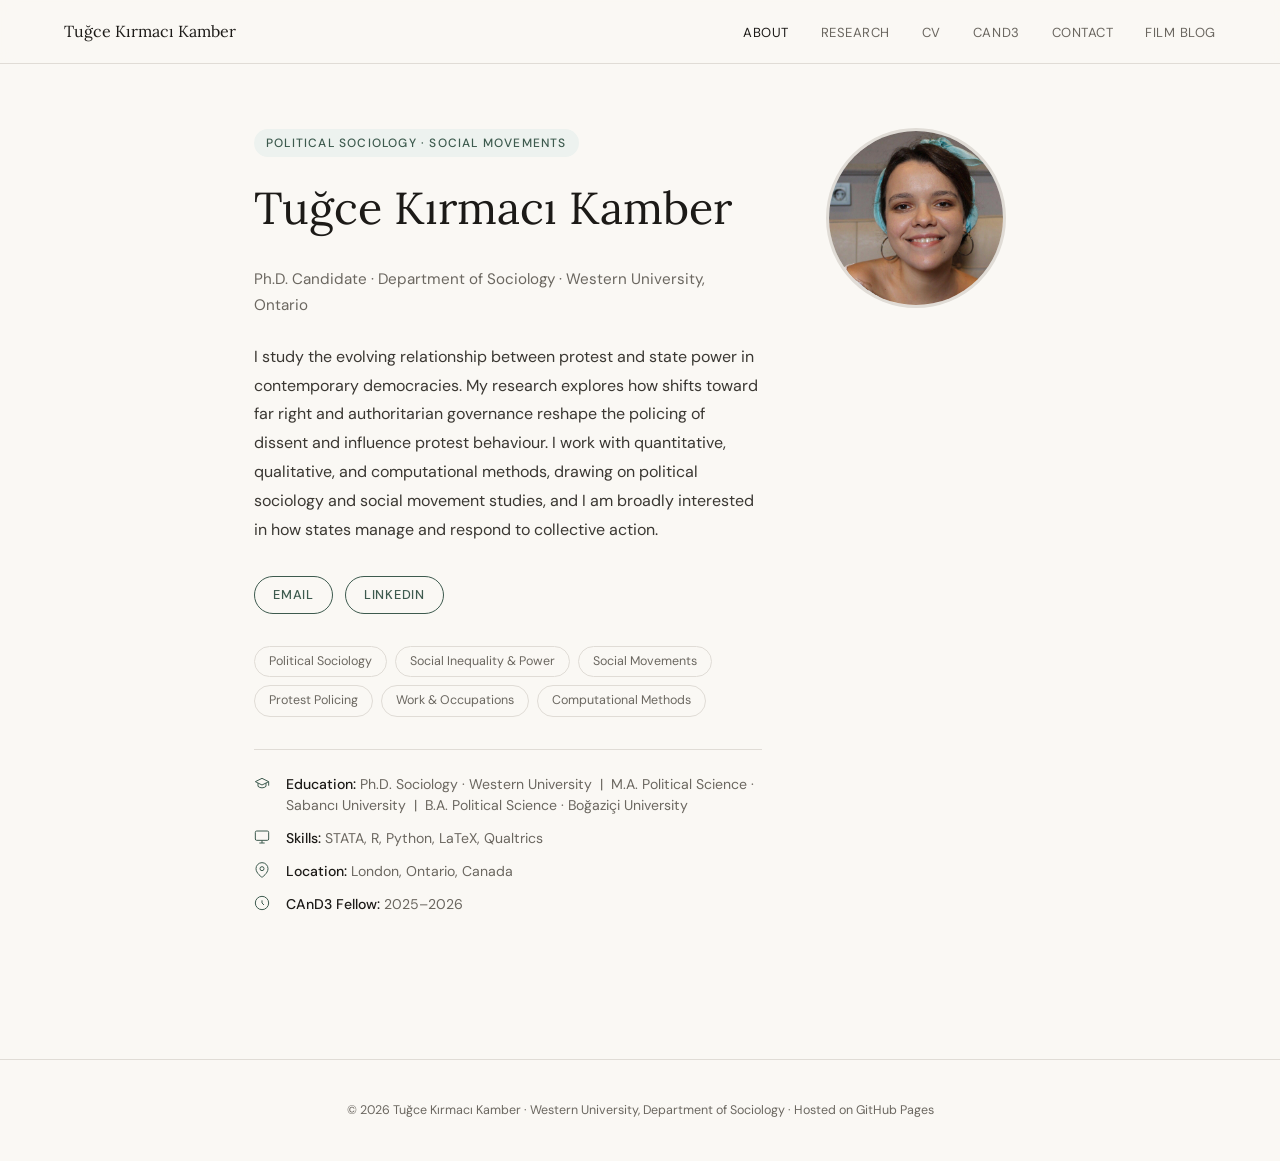
<file: index.html>
<!DOCTYPE html>
<html lang="en">
<head>
  <meta charset="UTF-8" />
  <meta name="viewport" content="width=device-width, initial-scale=1.0" />
  <title>Tuğce Kırmacı Kamber</title>
  <link rel="preconnect" href="https://fonts.googleapis.com" />
  <link rel="preconnect" href="https://fonts.gstatic.com" crossorigin />
  <link href="https://fonts.googleapis.com/css2?family=Lora:ital,wght@0,400;0,500;1,400&family=DM+Sans:wght@300;400;500&display=swap" rel="stylesheet" />
  <link rel="stylesheet" href="style.css" />
  <style>
    .about-grid {
      display: grid;
      grid-template-columns: 1fr 200px;
      gap: 4rem;
      align-items: start;
    }
    .hero-title { font-size: 0.95rem; color: var(--muted); margin-bottom: 1.5rem; }
    .hero-bio { font-size: 1rem; line-height: 1.8; color: #3a3732; margin-bottom: 2rem; }
    .hero-links { display: flex; flex-wrap: wrap; gap: 0.75rem; margin-bottom: 2rem; }
    .interests { display: flex; flex-wrap: wrap; gap: 0.5rem; margin-bottom: 2rem; }

    /* QUICK FACTS */
    .quick-facts {
      border-top: 1px solid var(--border);
      padding-top: 1.5rem;
      display: flex;
      flex-direction: column;
      gap: 0.75rem;
    }
    .fact-item {
      display: flex;
      align-items: flex-start;
      gap: 0.75rem;
      font-size: 0.88rem;
      color: var(--muted);
      line-height: 1.5;
    }
    .fact-icon {
      width: 20px;
      height: 20px;
      flex-shrink: 0;
      margin-top: 1px;
      color: var(--accent);
    }
    .fact-icon svg { width: 16px; height: 16px; stroke: var(--accent); fill: none; stroke-width: 1.5; }
    .fact-item strong { color: var(--ink); font-weight: 500; }

    /* PHOTO */
    .hero-photo {
      width: 180px; height: 180px;
      border-radius: 50%;
      background: var(--border);
      overflow: hidden;
      border: 3px solid var(--border);
      display: flex; align-items: center; justify-content: center;
    }
    .hero-photo img { width: 100%; height: 100%; object-fit: cover; }
    .hero-photo-placeholder { font-family: 'Lora', serif; font-size: 2.5rem; color: var(--muted); }

    @media (max-width: 680px) {
      .about-grid { grid-template-columns: 1fr; }
      .hero-photo { width: 120px; height: 120px; order: -1; }
    }
  </style>
</head>
<body>

  <nav>
    <a class="nav-name" href="index.html">Tuğce Kırmacı Kamber</a>
    <ul class="nav-links">
      <li><a href="index.html" class="active">About</a></li>
      <li><a href="research.html">Research</a></li>
      <li><a href="cv.html">CV</a></li>
      <li><a href="cand3.html">CAnD3</a></li>
      <li><a href="contact.html">Contact</a></li>
      <li><a href="https://substack.com/@cinemasemicolon" target="_blank">Film Blog</a></li>
    </ul>
  </nav>

  <main class="page">
    <div class="about-grid">
      <div>
        <span class="hero-tag">Political Sociology · Social Movements</span>
        <h1 class="page-title">Tuğce Kırmacı Kamber</h1>
        <p class="hero-title">Ph.D. Candidate · Department of Sociology · Western University, Ontario</p>
        <p class="hero-bio">
          I study the evolving relationship between protest and state power in contemporary democracies. My research explores how shifts toward far right and authoritarian governance reshape the policing of dissent and influence protest behaviour. I work with quantitative, qualitative, and computational methods, drawing on political sociology and social movement studies, and I am broadly interested in how states manage and respond to collective action.
        </p>
        <div class="hero-links">
          <a class="btn" href="mailto:tkirmaci@uwo.ca">Email</a>
          <a class="btn" href="https://www.linkedin.com/in/tu%C4%9F%C3%A7e-k%C4%B1rmac%C4%B1-kamber-12a032148/" target="_blank">LinkedIn</a>
        </div>
        <div class="interests">
          <span class="interest-tag">Political Sociology</span>
          <span class="interest-tag">Social Inequality &amp; Power</span>
          <span class="interest-tag">Social Movements</span>
          <span class="interest-tag">Protest Policing</span>
          <span class="interest-tag">Work &amp; Occupations</span>
          <span class="interest-tag">Computational Methods</span>
        </div>

        <!-- QUICK FACTS -->
        <div class="quick-facts">
          <div class="fact-item">
            <span class="fact-icon">
              <svg viewBox="0 0 24 24"><path d="M22 10v6M2 10l10-5 10 5-10 5z"/><path d="M6 12v5c3 3 9 3 12 0v-5"/></svg>
            </span>
            <span><strong>Education:</strong> Ph.D. Sociology · Western University &nbsp;|&nbsp; M.A. Political Science · Sabancı University &nbsp;|&nbsp; B.A. Political Science · Boğaziçi University</span>
          </div>
          <div class="fact-item">
            <span class="fact-icon">
              <svg viewBox="0 0 24 24"><rect x="2" y="3" width="20" height="14" rx="2"/><path d="M8 21h8M12 17v4"/></svg>
            </span>
            <span><strong>Skills:</strong> STATA, R, Python, LaTeX, Qualtrics</span>
          </div>
          <div class="fact-item">
            <span class="fact-icon">
              <svg viewBox="0 0 24 24"><path d="M21 10c0 7-9 13-9 13s-9-6-9-13a9 9 0 0118 0z"/><circle cx="12" cy="10" r="3"/></svg>
            </span>
            <span><strong>Location:</strong> London, Ontario, Canada</span>
          </div>
          <div class="fact-item">
            <span class="fact-icon">
              <svg viewBox="0 0 24 24"><circle cx="12" cy="12" r="10"/><path d="M12 8v4l3 3"/></svg>
            </span>
            <span><strong>CAnD3 Fellow:</strong> 2025–2026</span>
          </div>
        </div>

      </div>
      <div>
        <div class="hero-photo">
          <img src="profile.jpg" alt="Tuğce Kırmacı Kamber" />
        </div>
      </div>
    </div>
  </main>

  <footer>
    <p>© 2026 Tuğce Kırmacı Kamber · Western University, Department of Sociology · Hosted on GitHub Pages</p>
  </footer>

</body>
</html>
</file>
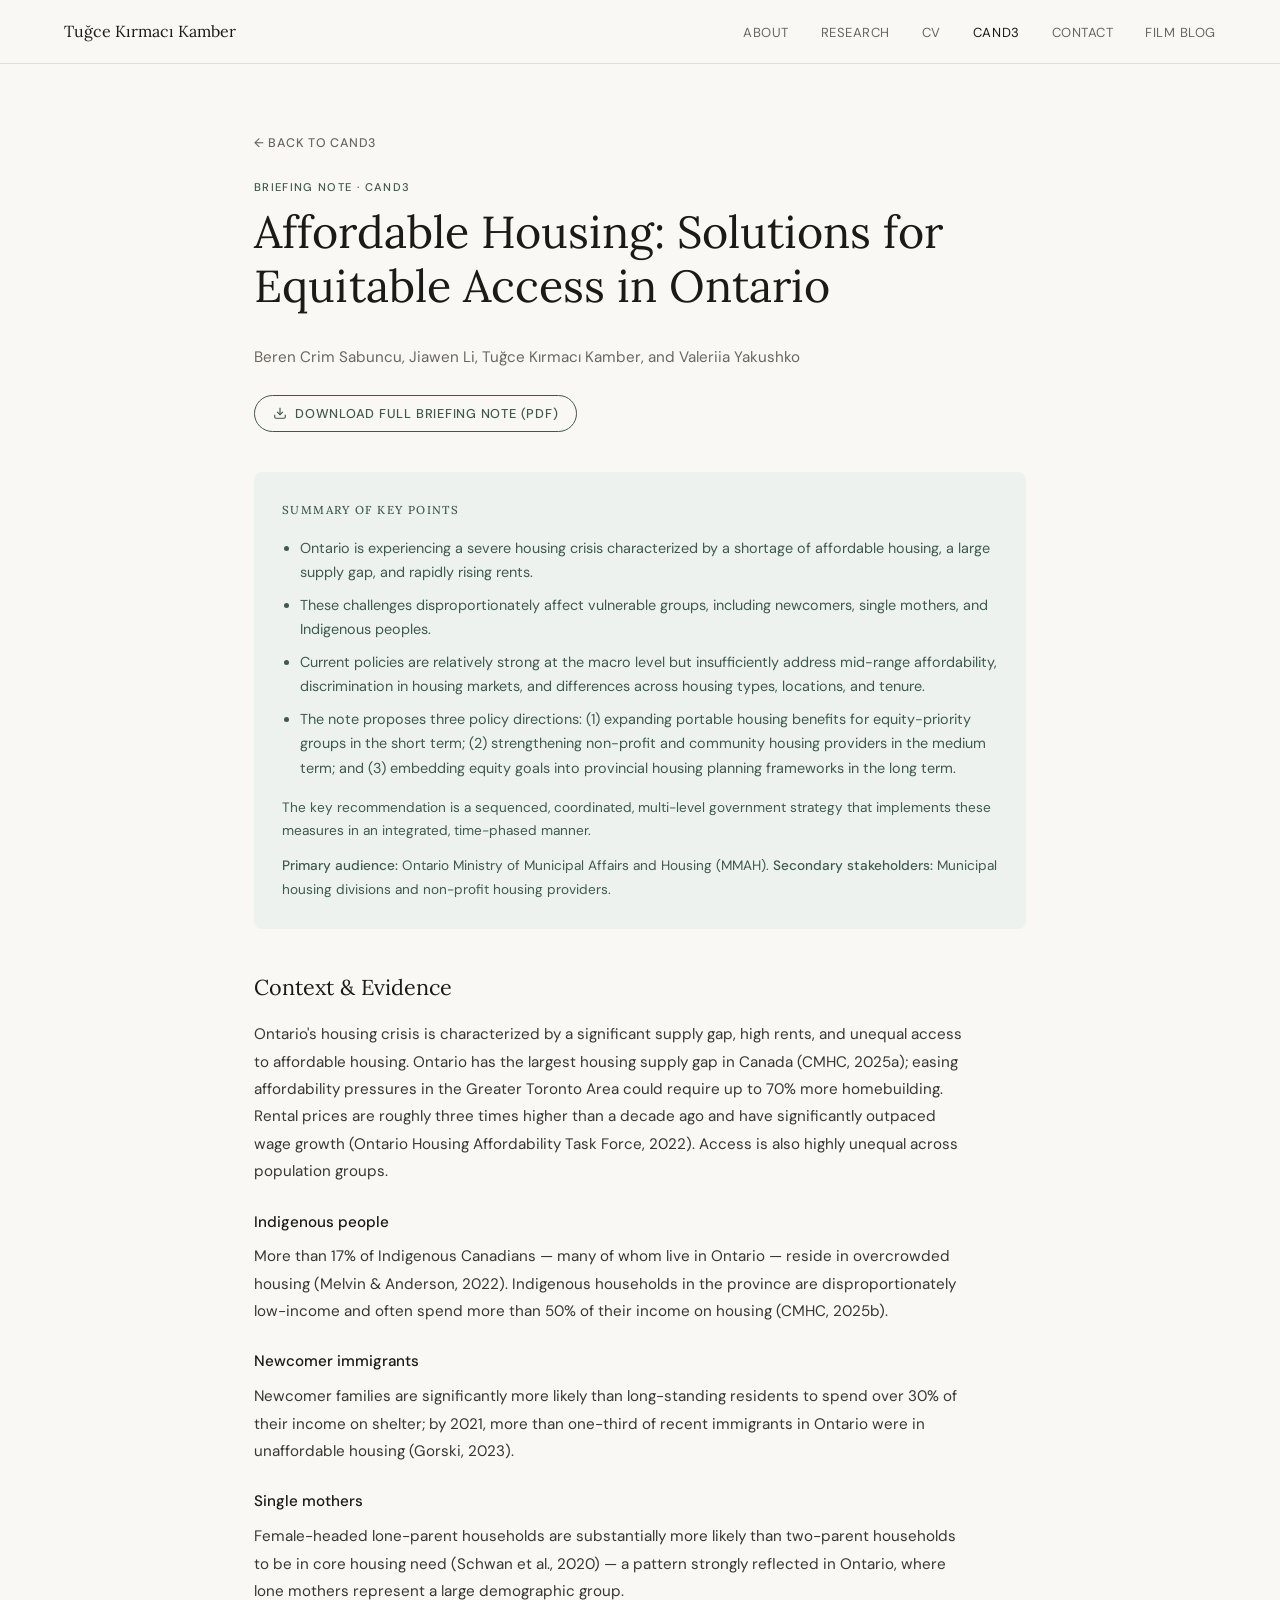
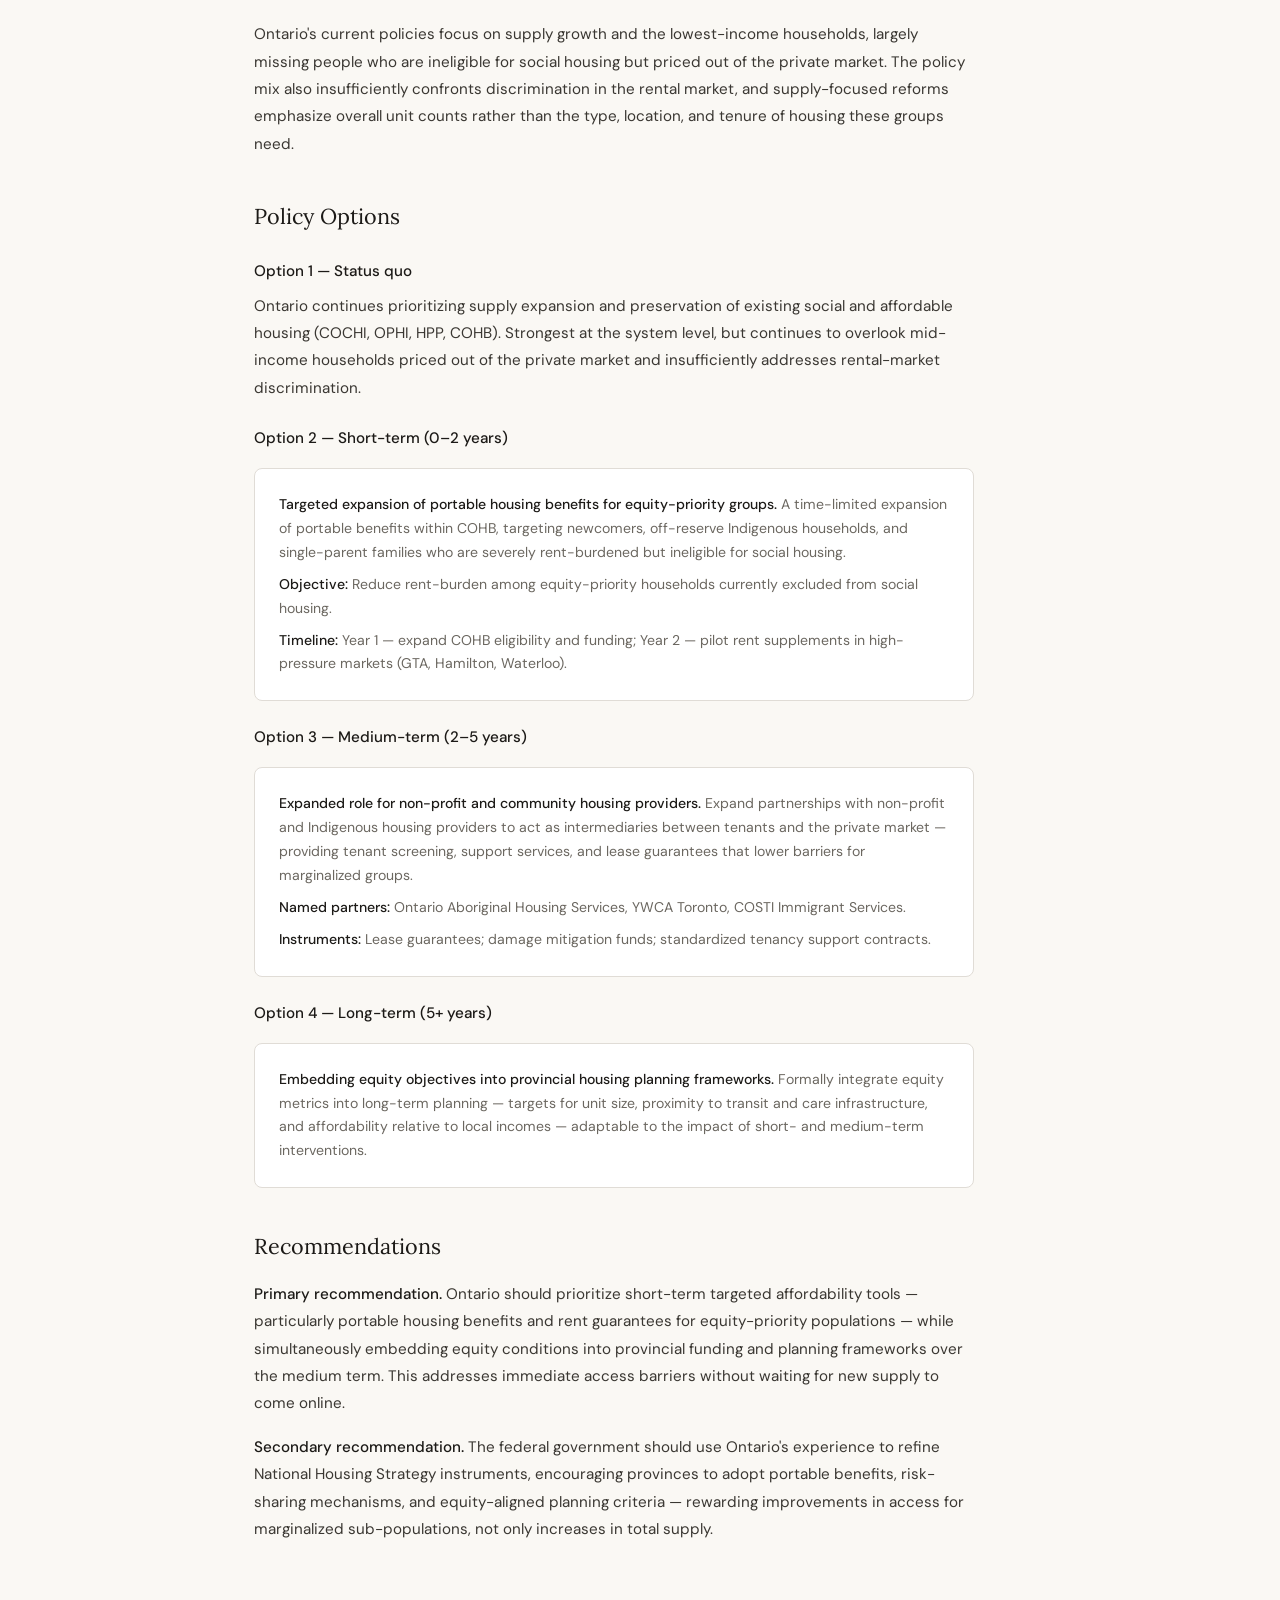
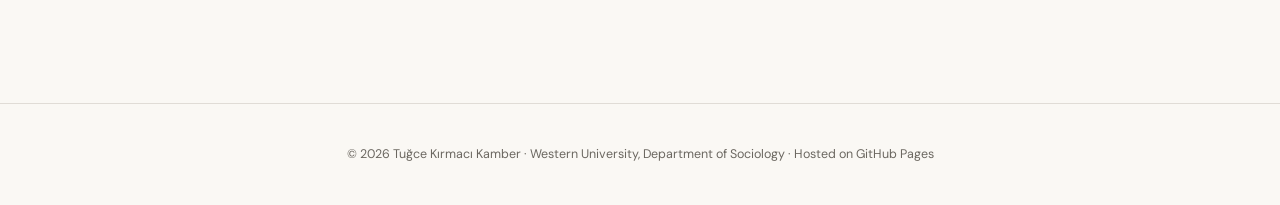
<file: affordable-housing.html>
<!DOCTYPE html>
<html lang="en">
<head>
  <meta charset="UTF-8" />
  <meta name="viewport" content="width=device-width, initial-scale=1.0" />
  <title>Affordable Housing Briefing Note · Tuğce Kırmacı Kamber</title>
  <link rel="preconnect" href="https://fonts.googleapis.com" />
  <link rel="preconnect" href="https://fonts.gstatic.com" crossorigin />
  <link href="https://fonts.googleapis.com/css2?family=Lora:ital,wght@0,400;0,500;1,400&family=DM+Sans:wght@300;400;500&display=swap" rel="stylesheet" />
  <link rel="stylesheet" href="style.css" />
  <style>
    .back-link {
      display: inline-flex;
      align-items: center;
      gap: 0.4rem;
      font-size: 0.78rem;
      font-weight: 500;
      letter-spacing: 0.06em;
      text-transform: uppercase;
      color: var(--muted);
      text-decoration: none;
      margin-bottom: 1.5rem;
    }
    .back-link:hover { color: var(--accent); }

    .talk-meta { font-size: 0.95rem; color: var(--muted); margin-bottom: 1.5rem; }
    .talk-buttons { display: flex; flex-wrap: wrap; gap: 0.75rem; margin-bottom: 2.5rem; }

    /* SUMMARY BOX */
    .summary-box {
      background: var(--accent-light);
      border-radius: 8px;
      padding: 1.75rem;
      margin-bottom: 2.5rem;
    }
    .summary-box h2 {
      font-size: 0.72rem;
      font-weight: 500;
      letter-spacing: 0.12em;
      text-transform: uppercase;
      color: var(--accent);
      margin-bottom: 1rem;
    }
    .summary-box ul { margin: 0 0 1rem 1.1rem; }
    .summary-box li { font-size: 0.9rem; color: var(--accent); line-height: 1.7; margin-bottom: 0.5rem; }
    .summary-box p { font-size: 0.85rem; color: var(--accent); line-height: 1.7; }
    .summary-box strong { font-weight: 500; }

    /* BODY CONTENT */
    .brief-body { max-width: 720px; }
    .brief-body h2 {
      font-family: 'Lora', serif;
      font-size: 1.35rem;
      font-weight: 400;
      margin: 2.5rem 0 1rem;
      color: var(--ink);
    }
    .brief-body h3 {
      font-size: 0.95rem;
      font-weight: 500;
      margin: 1.5rem 0 0.5rem;
      color: var(--ink);
    }
    .brief-body p {
      font-size: 0.95rem;
      color: #3a3732;
      line-height: 1.8;
      margin-bottom: 1rem;
    }
    .brief-body strong { font-weight: 500; color: var(--ink); }

    /* OPTION CARD */
    .option-card {
      background: #fff;
      border: 1px solid var(--border);
      border-radius: 8px;
      padding: 1.5rem;
      margin: 1rem 0 1.5rem;
    }
    .option-card p { font-size: 0.88rem; color: var(--muted); line-height: 1.7; margin-bottom: 0.5rem; }
    .option-card p:last-child { margin-bottom: 0; }
    .option-card strong { color: var(--ink); font-weight: 500; }
  </style>
</head>
<body>

  <nav>
    <a class="nav-name" href="index.html">Tuğce Kırmacı Kamber</a>
    <ul class="nav-links">
      <li><a href="index.html">About</a></li>
      <li><a href="research.html">Research</a></li>
      <li><a href="cv.html">CV</a></li>
      <li><a href="cand3.html" class="active">CAnD3</a></li>
      <li><a href="contact.html">Contact</a></li>
      <li><a href="https://substack.com/@cinemasemicolon" target="_blank">Film Blog</a></li>
    </ul>
  </nav>

  <main class="page">
    <a class="back-link" href="cand3.html">← Back to CAnD3</a>

    <p class="section-label">Briefing Note · CAnD3</p>
    <h1 class="page-title">Affordable Housing: Solutions for Equitable Access in Ontario</h1>
    <p class="talk-meta">Beren Crim Sabuncu, Jiawen Li, Tuğce Kırmacı Kamber, and Valeriia Yakushko</p>

    <div class="talk-buttons">
      <a class="btn" href="affordable-housing-brief.pdf" target="_blank">
        <svg width="14" height="14" viewBox="0 0 24 24" fill="none" stroke="currentColor" stroke-width="2"><path d="M21 15v4a2 2 0 01-2 2H5a2 2 0 01-2-2v-4"/><polyline points="7 10 12 15 17 10"/><line x1="12" y1="15" x2="12" y2="3"/></svg>
        Download Full Briefing Note (PDF)
      </a>
    </div>

    <!-- SUMMARY -->
    <div class="summary-box">
      <h2>Summary of Key Points</h2>
      <ul>
        <li>Ontario is experiencing a severe housing crisis characterized by a shortage of affordable housing, a large supply gap, and rapidly rising rents.</li>
        <li>These challenges disproportionately affect vulnerable groups, including newcomers, single mothers, and Indigenous peoples.</li>
        <li>Current policies are relatively strong at the macro level but insufficiently address mid-range affordability, discrimination in housing markets, and differences across housing types, locations, and tenure.</li>
        <li>The note proposes three policy directions: (1) expanding portable housing benefits for equity-priority groups in the short term; (2) strengthening non-profit and community housing providers in the medium term; and (3) embedding equity goals into provincial housing planning frameworks in the long term.</li>
      </ul>
      <p style="margin-bottom: 0.75rem;">The key recommendation is a sequenced, coordinated, multi-level government strategy that implements these measures in an integrated, time-phased manner.</p>
      <p><strong>Primary audience:</strong> Ontario Ministry of Municipal Affairs and Housing (MMAH). <strong>Secondary stakeholders:</strong> Municipal housing divisions and non-profit housing providers.</p>
    </div>

    <!-- BODY -->
    <div class="brief-body">

      <h2>Context &amp; Evidence</h2>
      <p>Ontario's housing crisis is characterized by a significant supply gap, high rents, and unequal access to affordable housing. Ontario has the largest housing supply gap in Canada (CMHC, 2025a); easing affordability pressures in the Greater Toronto Area could require up to 70% more homebuilding. Rental prices are roughly three times higher than a decade ago and have significantly outpaced wage growth (Ontario Housing Affordability Task Force, 2022). Access is also highly unequal across population groups.</p>

      <h3>Indigenous people</h3>
      <p>More than 17% of Indigenous Canadians — many of whom live in Ontario — reside in overcrowded housing (Melvin &amp; Anderson, 2022). Indigenous households in the province are disproportionately low-income and often spend more than 50% of their income on housing (CMHC, 2025b).</p>

      <h3>Newcomer immigrants</h3>
      <p>Newcomer families are significantly more likely than long-standing residents to spend over 30% of their income on shelter; by 2021, more than one-third of recent immigrants in Ontario were in unaffordable housing (Gorski, 2023).</p>

      <h3>Single mothers</h3>
      <p>Female-headed lone-parent households are substantially more likely than two-parent households to be in core housing need (Schwan et al., 2020) — a pattern strongly reflected in Ontario, where lone mothers represent a large demographic group.</p>

      <p>Ontario's current policies focus on supply growth and the lowest-income households, largely missing people who are ineligible for social housing but priced out of the private market. The policy mix also insufficiently confronts discrimination in the rental market, and supply-focused reforms emphasize overall unit counts rather than the type, location, and tenure of housing these groups need.</p>

      <h2>Policy Options</h2>

      <h3>Option 1 — Status quo</h3>
      <p>Ontario continues prioritizing supply expansion and preservation of existing social and affordable housing (COCHI, OPHI, HPP, COHB). Strongest at the system level, but continues to overlook mid-income households priced out of the private market and insufficiently addresses rental-market discrimination.</p>

      <h3>Option 2 — Short-term (0–2 years)</h3>
      <div class="option-card">
        <p><strong>Targeted expansion of portable housing benefits for equity-priority groups.</strong> A time-limited expansion of portable benefits within COHB, targeting newcomers, off-reserve Indigenous households, and single-parent families who are severely rent-burdened but ineligible for social housing.</p>
        <p><strong>Objective:</strong> Reduce rent-burden among equity-priority households currently excluded from social housing.</p>
        <p><strong>Timeline:</strong> Year 1 — expand COHB eligibility and funding; Year 2 — pilot rent supplements in high-pressure markets (GTA, Hamilton, Waterloo).</p>
      </div>

      <h3>Option 3 — Medium-term (2–5 years)</h3>
      <div class="option-card">
        <p><strong>Expanded role for non-profit and community housing providers.</strong> Expand partnerships with non-profit and Indigenous housing providers to act as intermediaries between tenants and the private market — providing tenant screening, support services, and lease guarantees that lower barriers for marginalized groups.</p>
        <p><strong>Named partners:</strong> Ontario Aboriginal Housing Services, YWCA Toronto, COSTI Immigrant Services.</p>
        <p><strong>Instruments:</strong> Lease guarantees; damage mitigation funds; standardized tenancy support contracts.</p>
      </div>

      <h3>Option 4 — Long-term (5+ years)</h3>
      <div class="option-card">
        <p><strong>Embedding equity objectives into provincial housing planning frameworks.</strong> Formally integrate equity metrics into long-term planning — targets for unit size, proximity to transit and care infrastructure, and affordability relative to local incomes — adaptable to the impact of short- and medium-term interventions.</p>
      </div>

      <h2>Recommendations</h2>
      <p><strong>Primary recommendation.</strong> Ontario should prioritize short-term targeted affordability tools — particularly portable housing benefits and rent guarantees for equity-priority populations — while simultaneously embedding equity conditions into provincial funding and planning frameworks over the medium term. This addresses immediate access barriers without waiting for new supply to come online.</p>
      <p><strong>Secondary recommendation.</strong> The federal government should use Ontario's experience to refine National Housing Strategy instruments, encouraging provinces to adopt portable benefits, risk-sharing mechanisms, and equity-aligned planning criteria — rewarding improvements in access for marginalized sub-populations, not only increases in total supply.</p>

    </div>

  </main>

  <footer>
    <p>© 2026 Tuğce Kırmacı Kamber · Western University, Department of Sociology · Hosted on GitHub Pages</p>
  </footer>

</body>
</html>
</file>
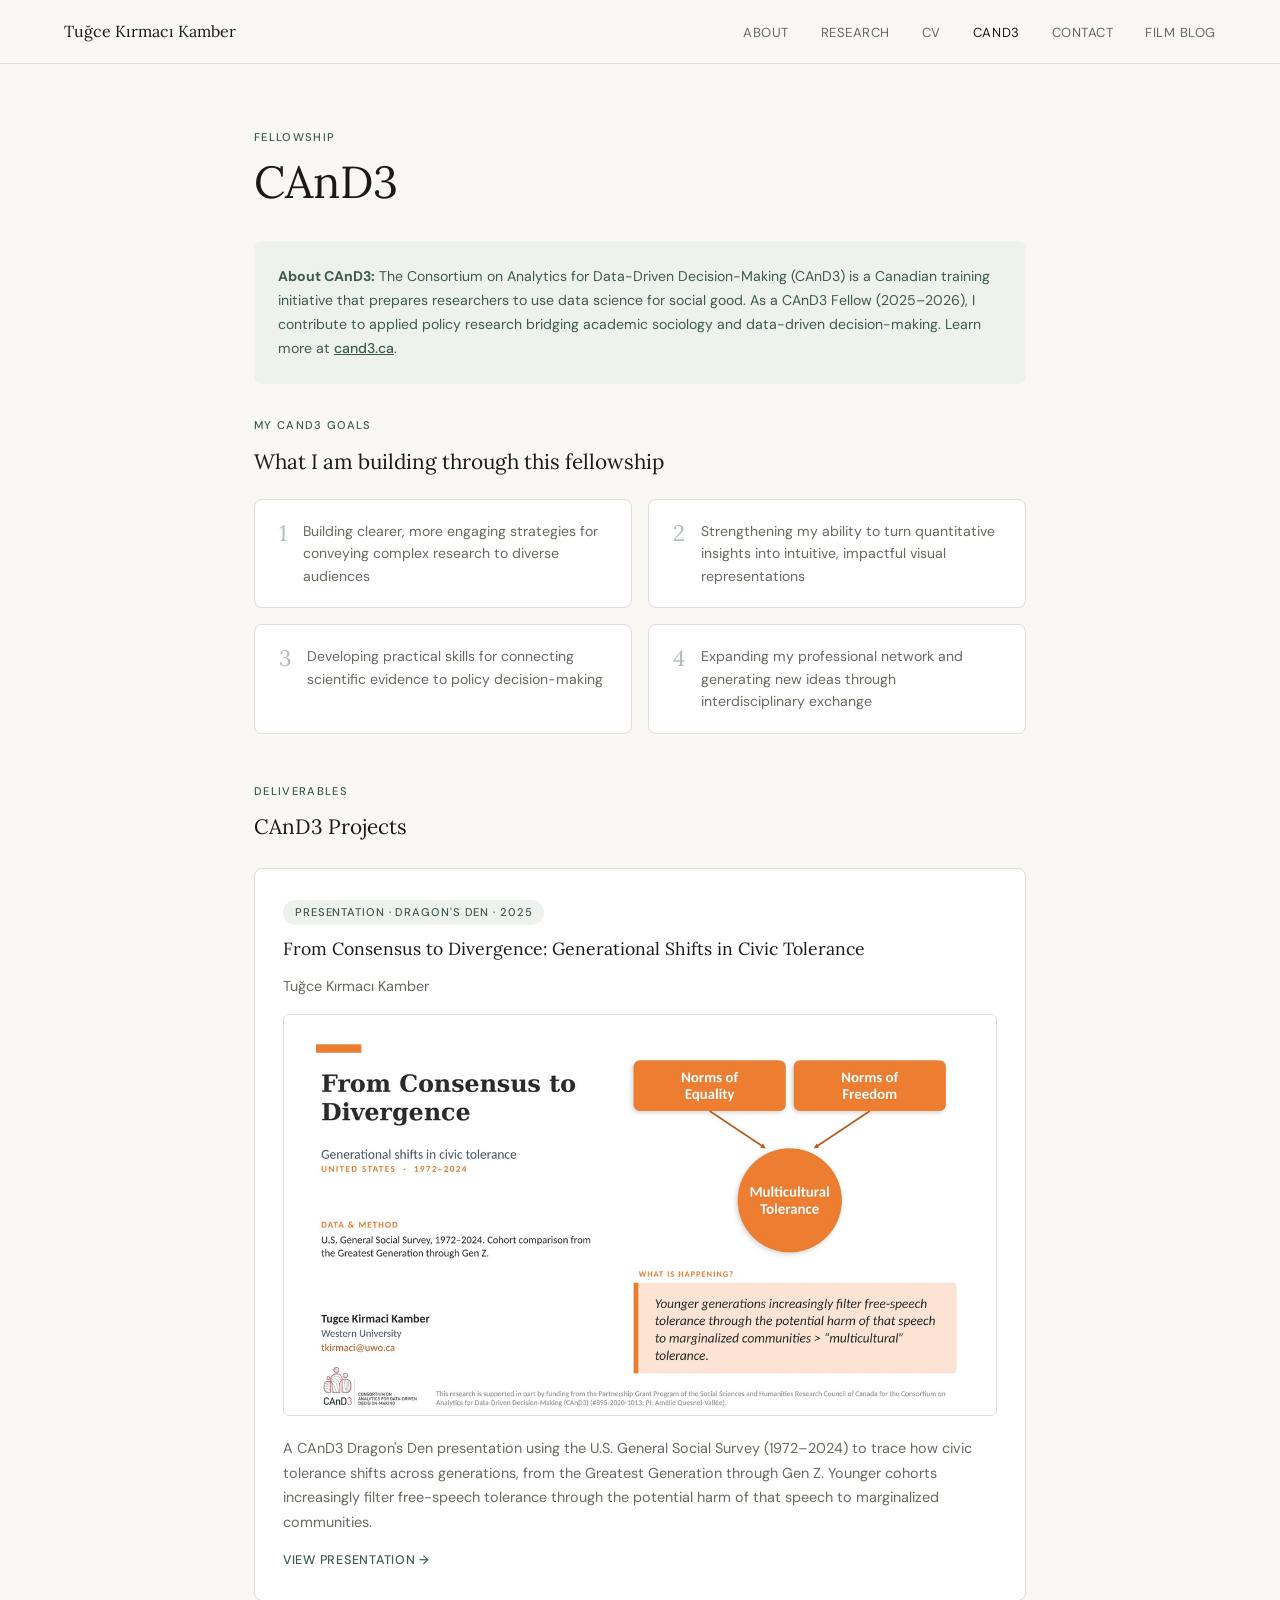
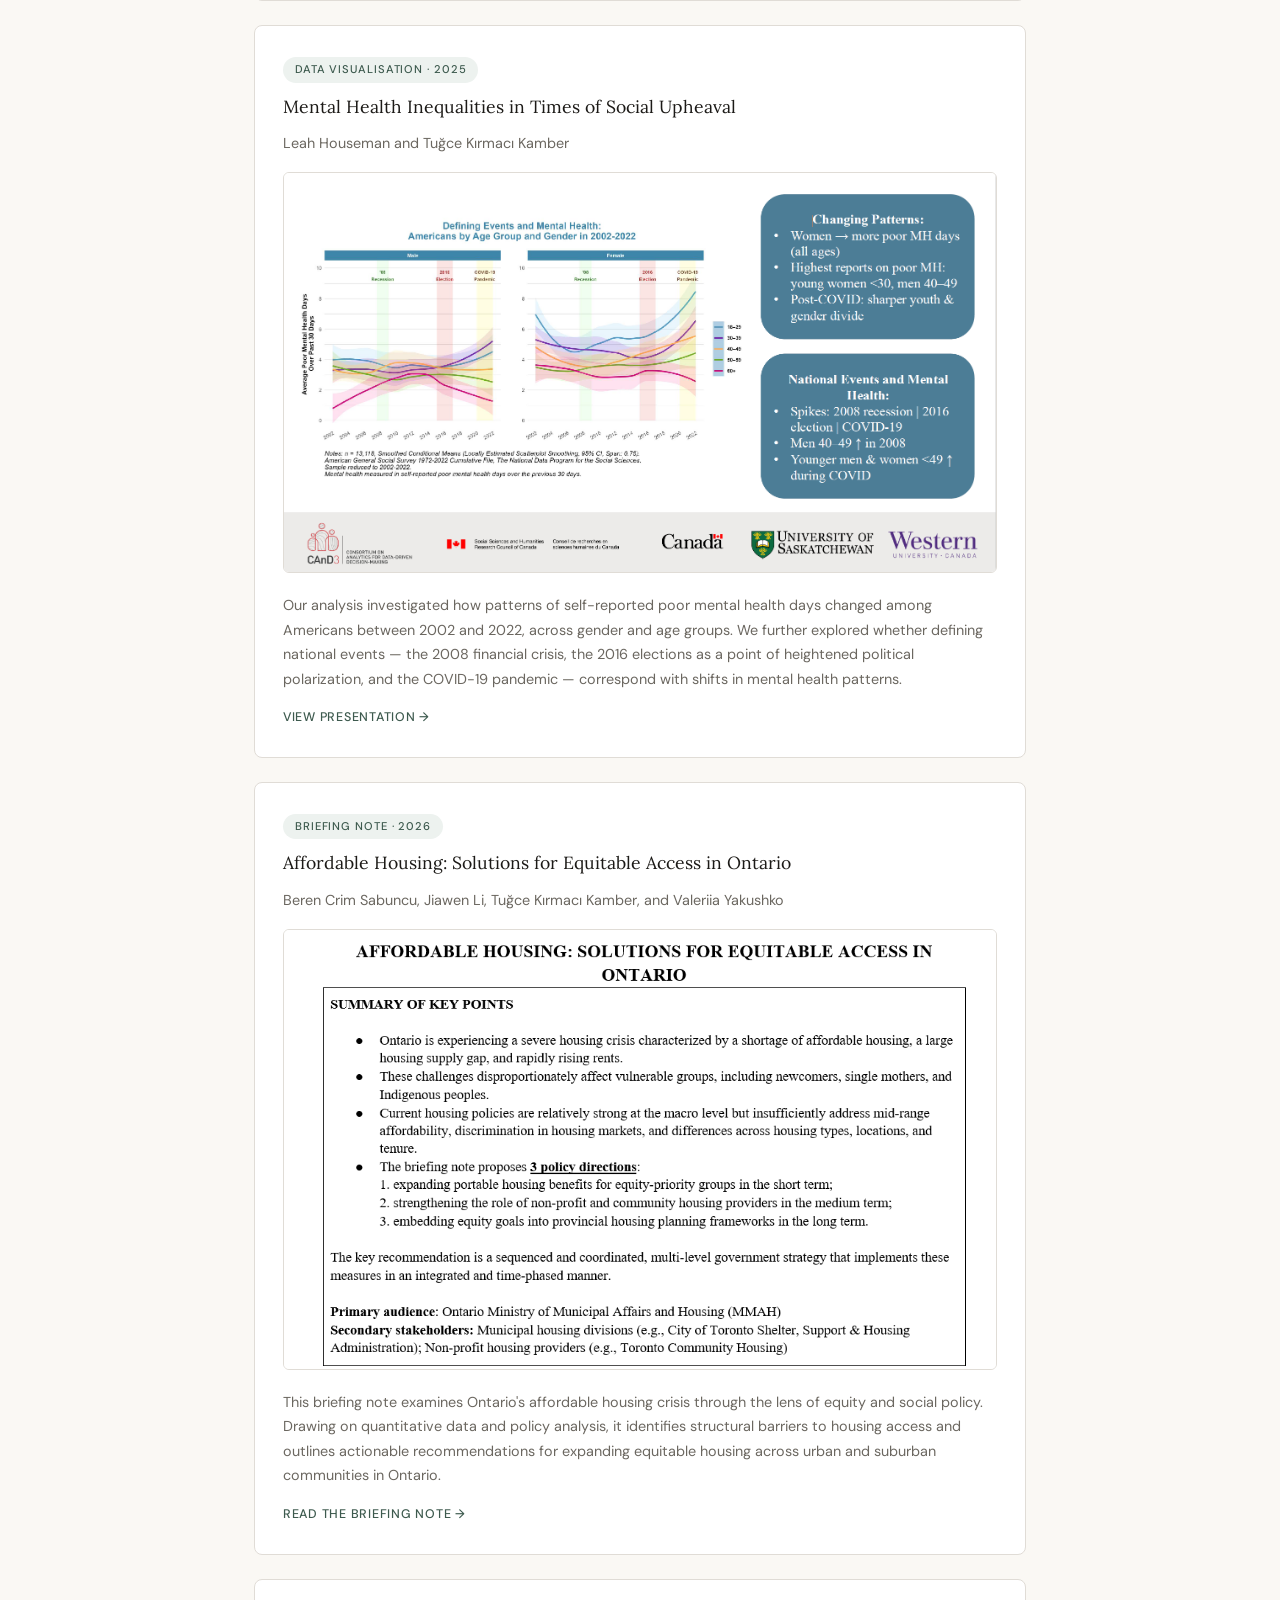
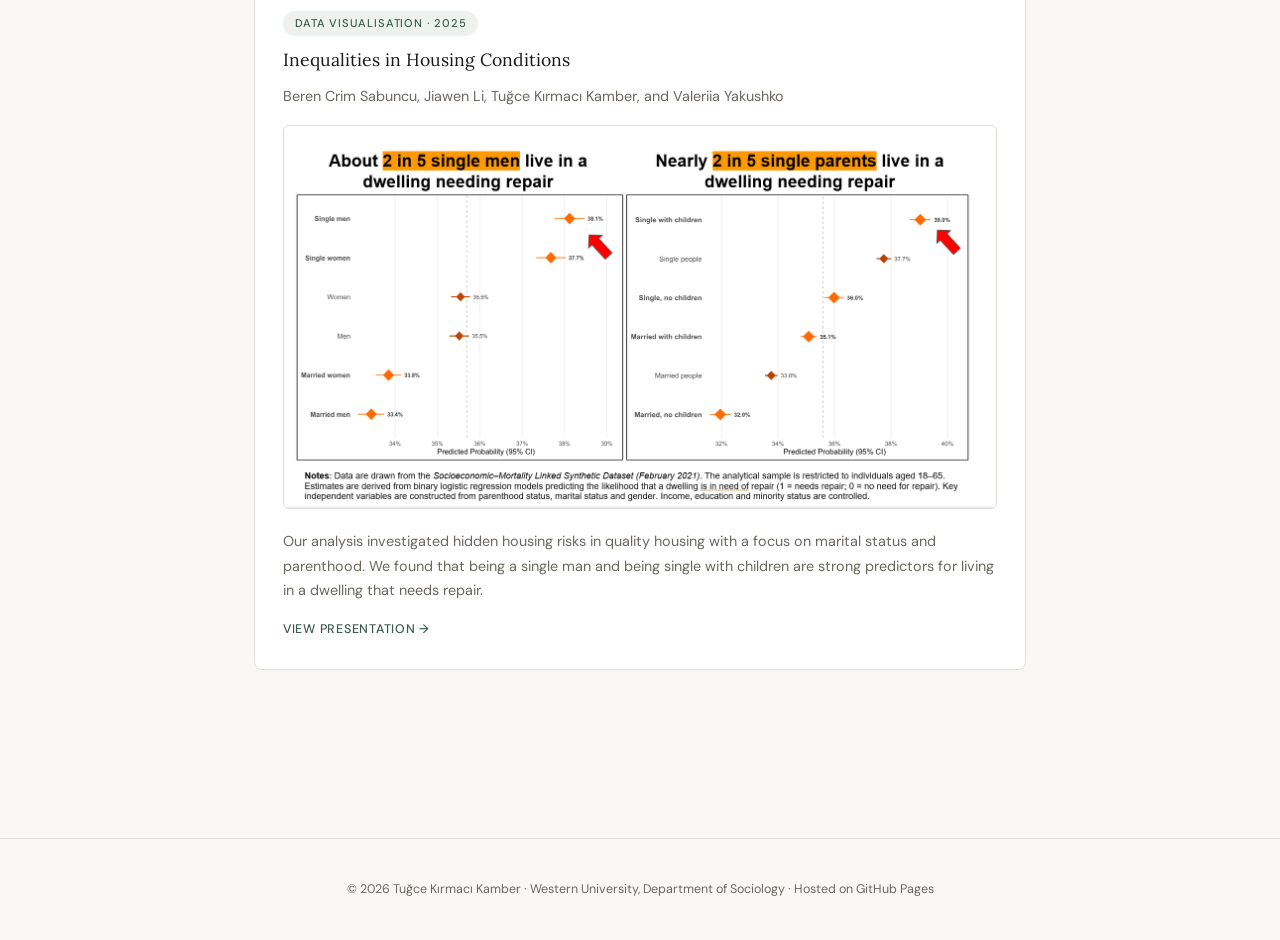
<file: cand3.html>
<!DOCTYPE html>
<html lang="en">
<head>
  <meta charset="UTF-8" />
  <meta name="viewport" content="width=device-width, initial-scale=1.0" />
  <title>CAnD3 · Tuğce Kırmacı Kamber</title>
  <link rel="preconnect" href="https://fonts.googleapis.com" />
  <link rel="preconnect" href="https://fonts.gstatic.com" crossorigin />
  <link href="https://fonts.googleapis.com/css2?family=Lora:ital,wght@0,400;0,500;1,400&family=DM+Sans:wght@300;400;500&display=swap" rel="stylesheet" />
  <link rel="stylesheet" href="style.css" />
  <style>
    .cand3-badge {
      display: inline-block;
      font-size: 0.7rem;
      font-weight: 500;
      letter-spacing: 0.08em;
      text-transform: uppercase;
      color: var(--accent);
      background: var(--accent-light);
      padding: 3px 12px;
      border-radius: 100px;
      margin-bottom: 0.75rem;
    }
    .cand3-card {
      background: #fff;
      border: 1px solid var(--border);
      border-radius: 8px;
      padding: 1.75rem;
      margin-bottom: 1.5rem;
      transition: border-color 0.2s;
    }
    .cand3-card:hover { border-color: var(--accent); }
    .cand3-card h3 {
      font-family: 'Lora', serif;
      font-size: 1.1rem;
      font-weight: 400;
      margin-bottom: 0.75rem;
      line-height: 1.4;
    }
    .cand3-card p { font-size: 0.9rem; color: var(--muted); line-height: 1.7; }
    .authors { font-size: 0.8rem; color: var(--muted); margin-bottom: 0.75rem; }

    /* ABOUT CAND3 BOX */
    .cand3-about {
      background: var(--accent-light);
      border-radius: 8px;
      padding: 1.5rem;
      margin-bottom: 1.5rem;
      font-size: 0.88rem;
      color: var(--accent);
      line-height: 1.7;
    }
    .cand3-about a { color: var(--accent); font-weight: 500; }

    /* GOALS SECTION */
    .goals-label {
      font-size: 0.7rem;
      font-weight: 500;
      letter-spacing: 0.12em;
      text-transform: uppercase;
      color: var(--accent);
      margin-bottom: 0.5rem;
      margin-top: 2rem;
    }
    .goals-title {
      font-family: 'Lora', serif;
      font-size: 1.3rem;
      font-weight: 400;
      margin-bottom: 1.25rem;
      color: var(--ink);
    }
    .goals-grid {
      display: grid;
      grid-template-columns: 1fr 1fr;
      gap: 1rem;
      margin-bottom: 3rem;
    }
    .goal-card {
      background: #fff;
      border: 1px solid var(--border);
      border-radius: 8px;
      padding: 1.25rem 1.5rem;
      display: flex;
      gap: 1rem;
      align-items: flex-start;
      transition: border-color 0.2s;
    }
    .goal-card:hover { border-color: var(--accent); }
    .goal-number {
      font-family: 'Lora', serif;
      font-size: 1.4rem;
      font-weight: 400;
      color: var(--accent);
      opacity: 0.4;
      line-height: 1;
      flex-shrink: 0;
      padding-top: 2px;
    }
    .goal-card p { font-size: 0.88rem; color: var(--muted); line-height: 1.6; }

    /* PROJECTS LABEL */
    .projects-label {
      font-size: 0.7rem;
      font-weight: 500;
      letter-spacing: 0.12em;
      text-transform: uppercase;
      color: var(--accent);
      margin-bottom: 0.5rem;
    }
    .projects-title {
      font-family: 'Lora', serif;
      font-size: 1.3rem;
      font-weight: 400;
      margin-bottom: 1.5rem;
      color: var(--ink);
    }

    /* IMAGE STYLING */
    .card-image {
      display: block;
      width: 100%;
      height: auto;
      border-radius: 6px;
      border: 1px solid var(--border);
      margin: 1rem 0 1.25rem;
    }

    @media (max-width: 680px) {
      .goals-grid { grid-template-columns: 1fr; }
    }
  </style>
</head>
<body>

  <nav>
    <a class="nav-name" href="index.html">Tuğce Kırmacı Kamber</a>
    <ul class="nav-links">
      <li><a href="index.html">About</a></li>
      <li><a href="research.html">Research</a></li>
      <li><a href="cv.html">CV</a></li>
      <li><a href="cand3.html" class="active">CAnD3</a></li>
      <li><a href="contact.html">Contact</a></li>
      <li><a href="https://substack.com/@cinemasemicolon" target="_blank">Film Blog</a></li>
    </ul>
  </nav>

  <main class="page">
    <p class="section-label">Fellowship</p>
    <h1 class="page-title">CAnD3</h1>

    <!-- ABOUT CAND3 -->
    <div class="cand3-about">
      <strong>About CAnD3:</strong> The Consortium on Analytics for Data-Driven Decision-Making (CAnD3) is a Canadian training initiative that prepares researchers to use data science for social good. As a CAnD3 Fellow (2025–2026), I contribute to applied policy research bridging academic sociology and data-driven decision-making.
      Learn more at <a href="https://www.mcgill.ca/cand3/" target="_blank">cand3.ca</a>.
    </div>

    <!-- MY CAND3 GOALS -->
    <p class="goals-label">My CAnD3 Goals</p>
    <h2 class="goals-title">What I am building through this fellowship</h2>
    <div class="goals-grid">
      <div class="goal-card">
        <span class="goal-number">1</span>
        <p>Building clearer, more engaging strategies for conveying complex research to diverse audiences</p>
      </div>
      <div class="goal-card">
        <span class="goal-number">2</span>
        <p>Strengthening my ability to turn quantitative insights into intuitive, impactful visual representations</p>
      </div>
      <div class="goal-card">
        <span class="goal-number">3</span>
        <p>Developing practical skills for connecting scientific evidence to policy decision-making</p>
      </div>
      <div class="goal-card">
        <span class="goal-number">4</span>
        <p>Expanding my professional network and generating new ideas through interdisciplinary exchange</p>
      </div>
    </div>

    <!-- PROJECTS -->
    <p class="projects-label">Deliverables</p>
    <h2 class="projects-title">CAnD3 Projects</h2>

    <div class="cand3-card">
      <span class="cand3-badge">Presentation · Dragon's Den · 2025</span>
      <h3>From Consensus to Divergence: Generational Shifts in Civic Tolerance</h3>
      <p class="authors">Tuğce Kırmacı Kamber</p>
      <a href="civic-tolerance.html"><img src="dragonsden-thumbnail.png" alt="From Consensus to Divergence presentation" class="card-image" /></a>
      <p>A CAnD3 Dragon's Den presentation using the U.S. General Social Survey (1972–2024) to trace how civic tolerance shifts across generations, from the Greatest Generation through Gen Z. Younger cohorts increasingly filter free-speech tolerance through the potential harm of that speech to marginalized communities.</p>
      <a class="card-link" href="civic-tolerance.html">View presentation →</a>
    </div>

    <div class="cand3-card">
      <span class="cand3-badge">Data Visualisation · 2025</span>
      <h3>Mental Health Inequalities in Times of Social Upheaval</h3>
      <p class="authors">Leah Houseman and Tuğce Kırmacı Kamber</p>
      <a href="mental-health.html"><img src="CAnD3-datavisualisation.png" alt="Mental Health Inequalities Data Visualisation" class="card-image" /></a>
      <p>Our analysis investigated how patterns of self-reported poor mental health days changed among Americans between 2002 and 2022, across gender and age groups. We further explored whether defining national events — the 2008 financial crisis, the 2016 elections as a point of heightened political polarization, and the COVID-19 pandemic — correspond with shifts in mental health patterns.</p>
      <a class="card-link" href="mental-health.html">View presentation →</a>
    </div>

    <div class="cand3-card">
      <span class="cand3-badge">Briefing Note · 2026</span>
      <h3>Affordable Housing: Solutions for Equitable Access in Ontario</h3>
      <p class="authors">Beren Crim Sabuncu, Jiawen Li, Tuğce Kırmacı Kamber, and Valeriia Yakushko</p>
      <a href="affordable-housing.html"><img src="cand3-briefingnote2.png" alt="Affordable Housing Briefing Note" class="card-image" /></a>
      <p>This briefing note examines Ontario's affordable housing crisis through the lens of equity and social policy. Drawing on quantitative data and policy analysis, it identifies structural barriers to housing access and outlines actionable recommendations for expanding equitable housing across urban and suburban communities in Ontario.</p>
      <a class="card-link" href="affordable-housing.html">Read the briefing note →</a>
    </div>

    <div class="cand3-card">
      <span class="cand3-badge">Data Visualisation · 2025</span>
      <h3>Inequalities in Housing Conditions</h3>
      <p class="authors">Beren Crim Sabuncu, Jiawen Li, Tuğce Kırmacı Kamber, and Valeriia Yakushko</p>
      <a href="housing-conditions.html"><img src="cand3-housingresearch.png" alt="Inequalities in Housing Conditions" class="card-image" /></a>
      <p>Our analysis investigated hidden housing risks in quality housing with a focus on marital status and parenthood. We found that being a single man and being single with children are strong predictors for living in a dwelling that needs repair.</p>
      <a class="card-link" href="housing-conditions.html">View presentation →</a>
    </div>

    <!-- To add more CAnD3 projects, copy this block:

    <div class="cand3-card">
      <span class="cand3-badge">Type · Year</span>
      <h3>Project Title</h3>
      <p class="authors">Author names</p>
      <img src="your-image.png" alt="Description" class="card-image" />
      <p>Project description here.</p>
    </div>

    -->

  </main>

  <footer>
    <p>© 2026 Tuğce Kırmacı Kamber · Western University, Department of Sociology · Hosted on GitHub Pages</p>
  </footer>

</body>
</html>
</file>
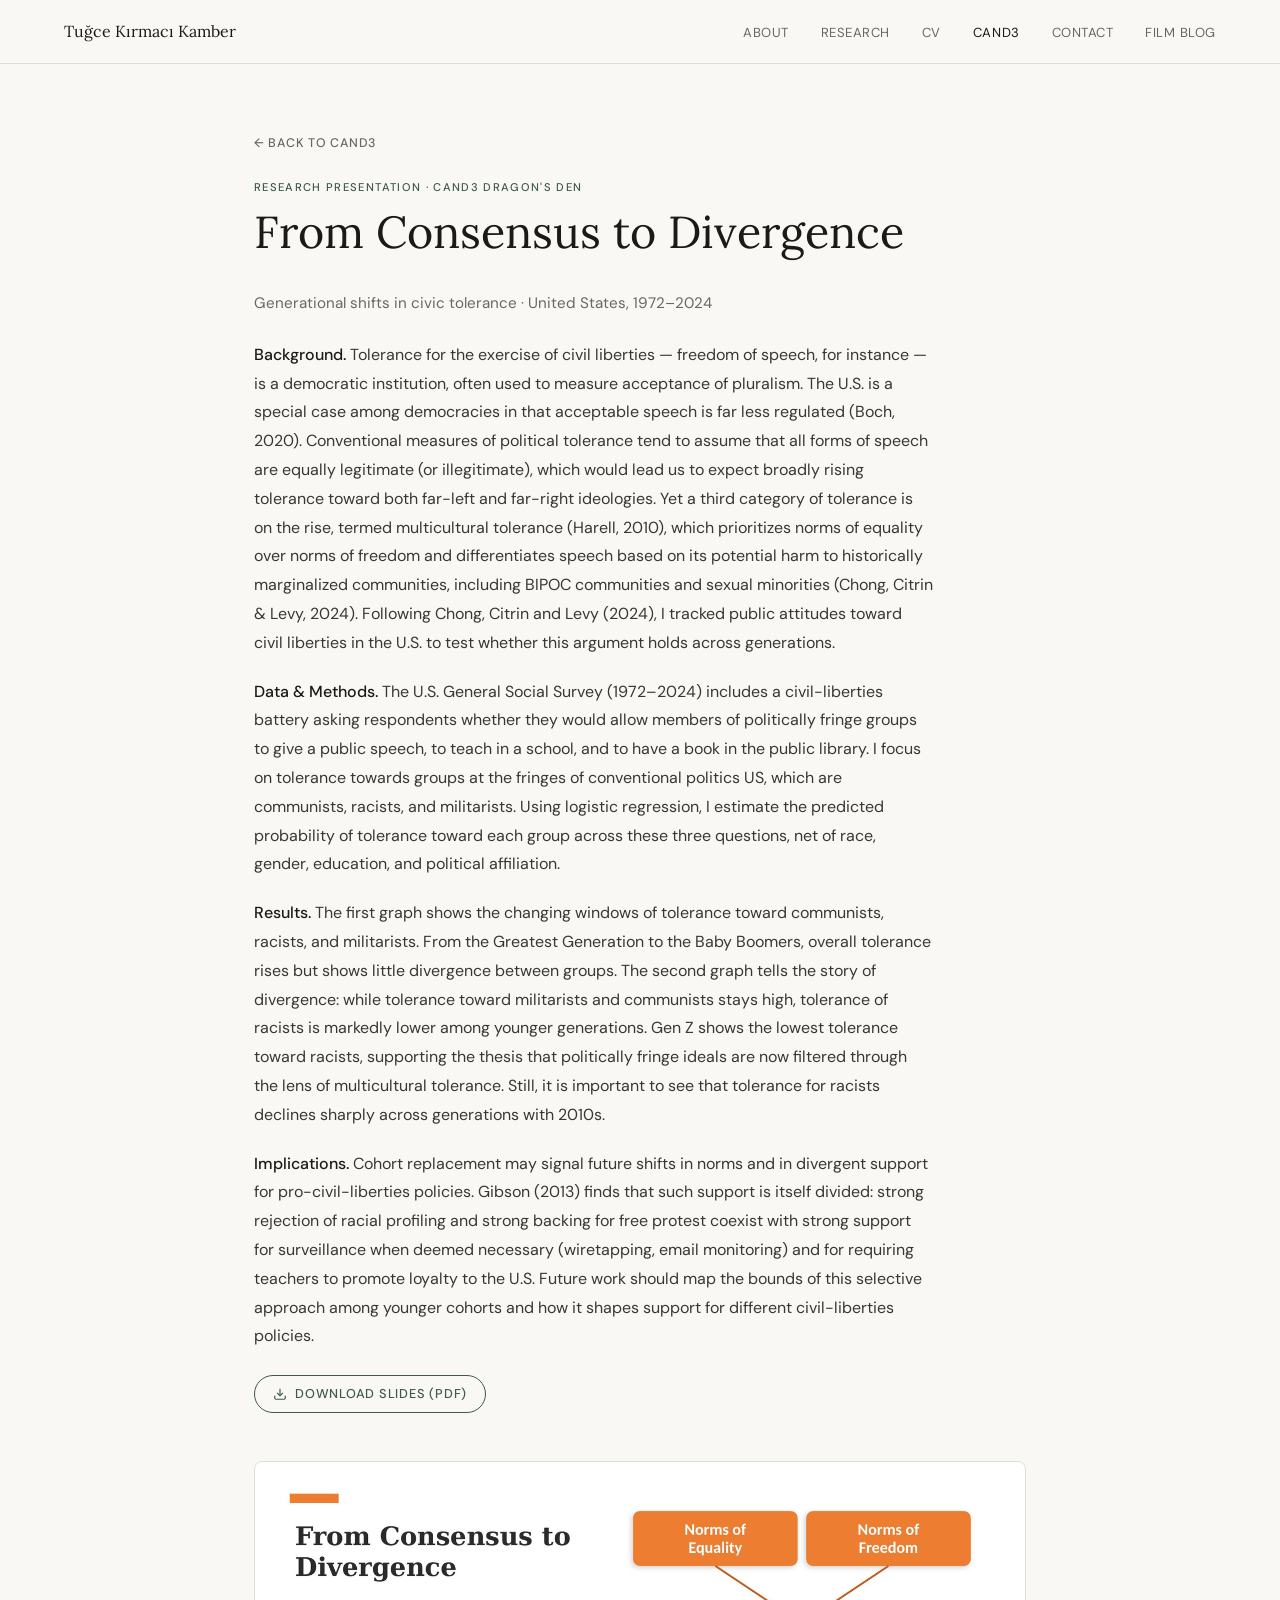
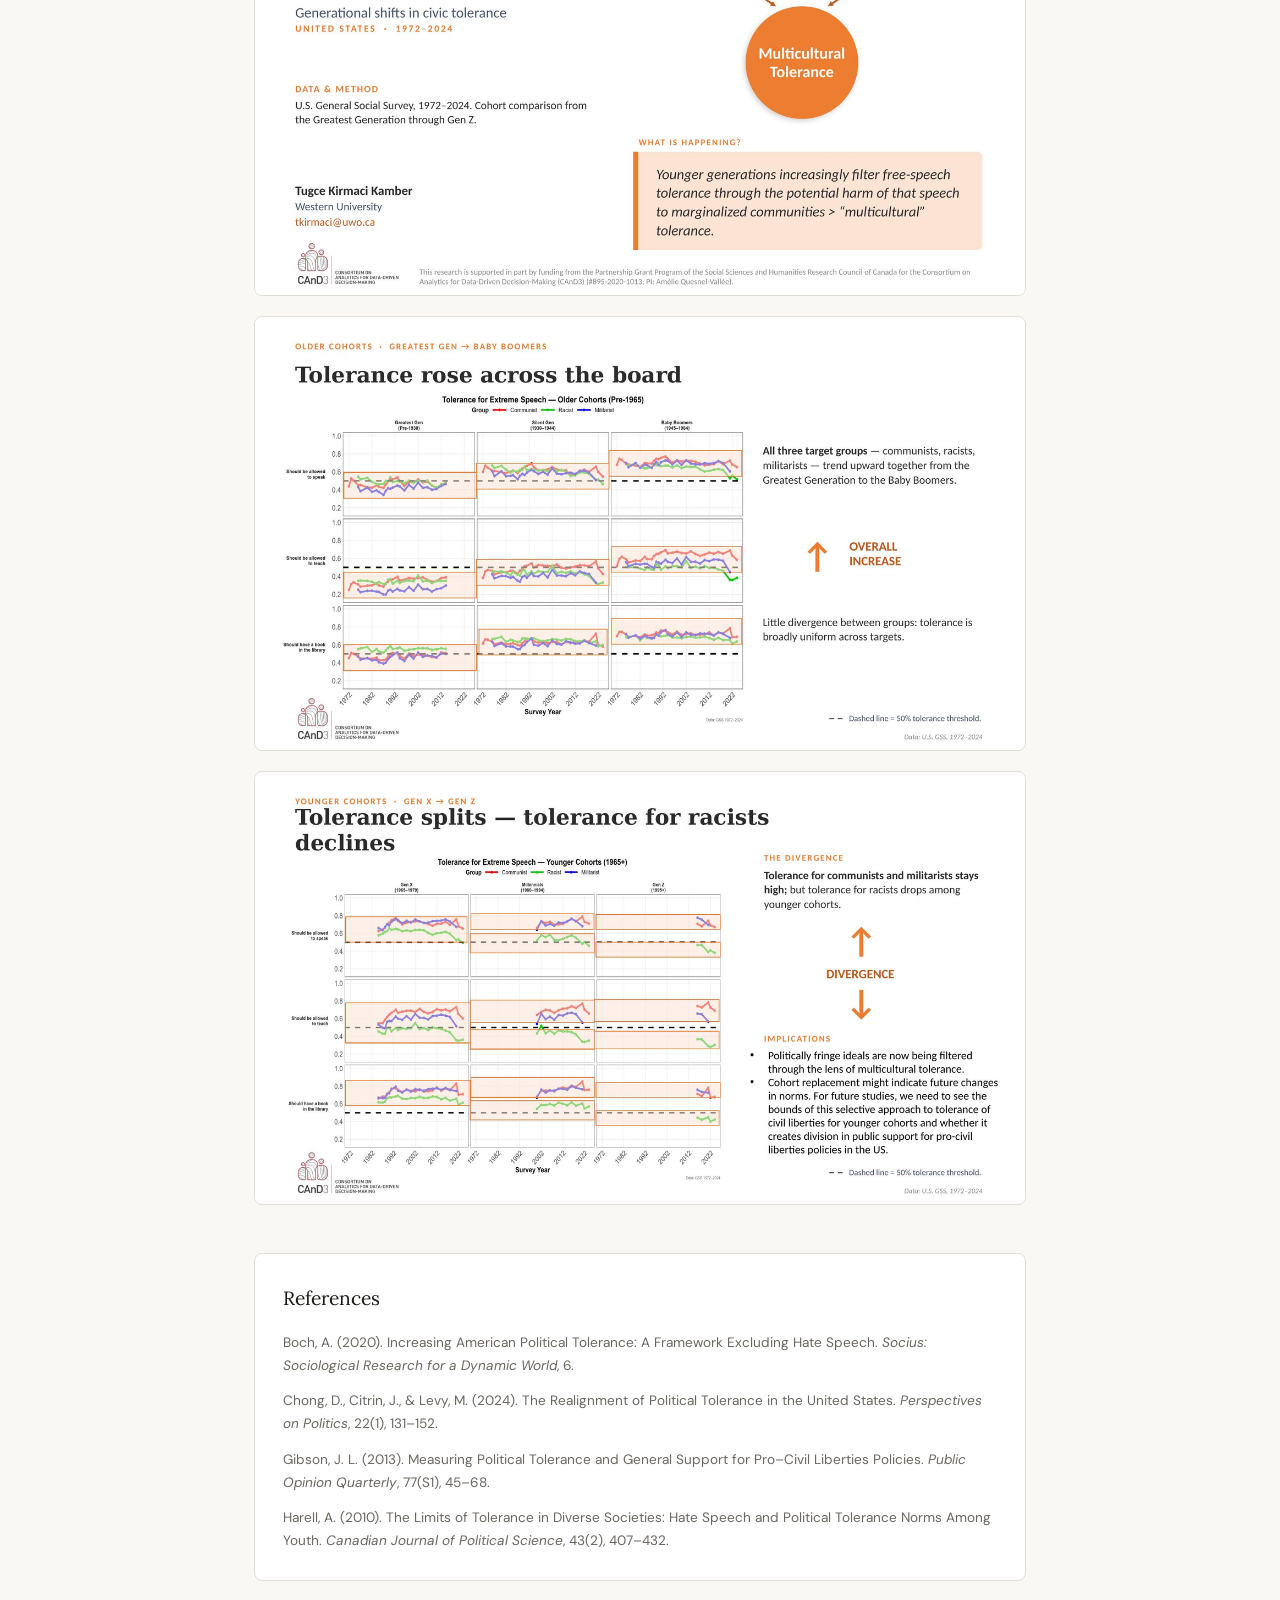
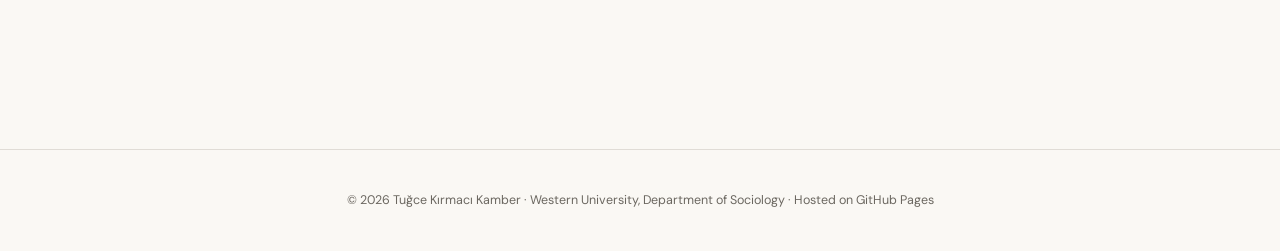
<file: civic-tolerance.html>
<!DOCTYPE html>
<html lang="en">
<head>
  <meta charset="UTF-8" />
  <meta name="viewport" content="width=device-width, initial-scale=1.0" />
  <title>From Consensus to Divergence · Tuğce Kırmacı Kamber</title>
  <link rel="preconnect" href="https://fonts.googleapis.com" />
  <link rel="preconnect" href="https://fonts.gstatic.com" crossorigin />
  <link href="https://fonts.googleapis.com/css2?family=Lora:ital,wght@0,400;0,500;1,400&family=DM+Sans:wght@300;400;500&display=swap" rel="stylesheet" />
  <link rel="stylesheet" href="style.css" />
  <style>
    .back-link {
      display: inline-flex;
      align-items: center;
      gap: 0.4rem;
      font-size: 0.78rem;
      font-weight: 500;
      letter-spacing: 0.06em;
      text-transform: uppercase;
      color: var(--muted);
      text-decoration: none;
      margin-bottom: 1.5rem;
    }
    .back-link:hover { color: var(--accent); }

    .talk-meta {
      font-size: 0.95rem;
      color: var(--muted);
      margin-bottom: 1.5rem;
    }
    .talk-intro {
      font-size: 1rem;
      line-height: 1.8;
      color: #3a3732;
      margin-bottom: 1.5rem;
      max-width: 680px;
    }
    .talk-intro strong { color: var(--ink); font-weight: 500; }
    .talk-buttons { display: flex; flex-wrap: wrap; gap: 0.75rem; margin-bottom: 3rem; }

    /* SLIDE IMAGES */
    .slides { display: flex; flex-direction: column; gap: 1.25rem; margin-bottom: 3rem; }
    .slide-img {
      display: block;
      width: 100%;
      height: auto;
      border-radius: 8px;
      border: 1px solid var(--border);
    }

    /* REFERENCES */
    .references {
      background: #fff;
      border: 1px solid var(--border);
      border-radius: 8px;
      padding: 1.75rem;
      margin-bottom: 1.5rem;
    }
    .references h2 {
      font-family: 'Lora', serif;
      font-size: 1.2rem;
      font-weight: 400;
      margin-bottom: 1rem;
    }
    .references p {
      font-size: 0.85rem;
      color: var(--muted);
      line-height: 1.7;
      margin-bottom: 0.75rem;
    }
    .references p:last-child { margin-bottom: 0; }
  </style>
</head>
<body>

  <nav>
    <a class="nav-name" href="index.html">Tuğce Kırmacı Kamber</a>
    <ul class="nav-links">
      <li><a href="index.html">About</a></li>
      <li><a href="research.html">Research</a></li>
      <li><a href="cv.html">CV</a></li>
      <li><a href="cand3.html" class="active">CAnD3</a></li>
      <li><a href="contact.html">Contact</a></li>
      <li><a href="https://substack.com/@cinemasemicolon" target="_blank">Film Blog</a></li>
    </ul>
  </nav>

  <main class="page">
    <a class="back-link" href="cand3.html">← Back to CAnD3</a>

    <p class="section-label">Research Presentation · CAnD3 Dragon's Den</p>
    <h1 class="page-title">From Consensus to Divergence</h1>
    <p class="talk-meta">Generational shifts in civic tolerance · United States, 1972–2024</p>

    <div class="talk-intro">
      <p style="margin-bottom: 1.25rem;">
        <strong>Background.</strong> Tolerance for the exercise of civil liberties — freedom of speech, for instance — is a democratic institution, often used to measure acceptance of pluralism. The U.S. is a special case among democracies in that acceptable speech is far less regulated (Boch, 2020). Conventional measures of political tolerance tend to assume that all forms of speech are equally legitimate (or illegitimate), which would lead us to expect broadly rising tolerance toward both far-left and far-right ideologies. Yet a third category of tolerance is on the rise, termed multicultural tolerance (Harell, 2010), which prioritizes norms of equality over norms of freedom and differentiates speech based on its potential harm to historically marginalized communities, including BIPOC communities and sexual minorities (Chong, Citrin & Levy, 2024). Following Chong, Citrin and Levy (2024), I tracked public attitudes toward civil liberties in the U.S. to test whether this argument holds across generations.
      </p>
      <p style="margin-bottom: 1.25rem;">
        <strong>Data &amp; Methods.</strong> The U.S. General Social Survey (1972–2024) includes a civil-liberties battery asking respondents whether they would allow members of politically fringe groups to give a public speech, to teach in a school, and to have a book in the public library. I focus on tolerance towards groups at the fringes of conventional politics US, which are communists, racists, and militarists. Using logistic regression, I estimate the predicted probability of tolerance toward each group across these three questions, net of race, gender, education, and political affiliation.
      </p>
      <p style="margin-bottom: 1.25rem;">
        <strong>Results.</strong> The first graph shows the changing windows of tolerance toward communists, racists, and militarists. From the Greatest Generation to the Baby Boomers, overall tolerance rises but shows little divergence between groups. The second graph tells the story of divergence: while tolerance toward militarists and communists stays high, tolerance of racists is markedly lower among younger generations. Gen Z shows the lowest tolerance toward racists, supporting the thesis that politically fringe ideals are now filtered through the lens of multicultural tolerance. Still, it is important to see that tolerance for racists declines sharply across generations with 2010s. 
      </p>
      <p>
        <strong>Implications.</strong> Cohort replacement may signal future shifts in norms and in divergent support for pro-civil-liberties policies. Gibson (2013) finds that such support is itself divided: strong rejection of racial profiling and strong backing for free protest coexist with strong support for surveillance when deemed necessary (wiretapping, email monitoring) and for requiring teachers to promote loyalty to the U.S. Future work should map the bounds of this selective approach among younger cohorts and how it shapes support for different civil-liberties policies.
      </p>
    </div>

    <div class="talk-buttons">
      <a class="btn" href="civic-tolerance-slides.pdf" target="_blank">
        <svg width="14" height="14" viewBox="0 0 24 24" fill="none" stroke="currentColor" stroke-width="2"><path d="M21 15v4a2 2 0 01-2 2H5a2 2 0 01-2-2v-4"/><polyline points="7 10 12 15 17 10"/><line x1="12" y1="15" x2="12" y2="3"/></svg>
        Download Slides (PDF)
      </a>
    </div>

    <!-- SLIDES -->
    <div class="slides">
      <img src="civic-tolerance-slide-1.png" alt="Slide 1: From Consensus to Divergence — title and framework" class="slide-img" />
      <img src="civic-tolerance-slide-2.png" alt="Slide 2: Older cohorts — tolerance rose across the board" class="slide-img" />
      <img src="civic-tolerance-slide-3.png" alt="Slide 3: Younger cohorts — tolerance splits" class="slide-img" />
    </div>

    <!-- REFERENCES -->
    <div class="references">
      <h2>References</h2>
      <p>Boch, A. (2020). Increasing American Political Tolerance: A Framework Excluding Hate Speech. <em>Socius: Sociological Research for a Dynamic World</em>, 6.</p>
      <p>Chong, D., Citrin, J., &amp; Levy, M. (2024). The Realignment of Political Tolerance in the United States. <em>Perspectives on Politics</em>, 22(1), 131–152.</p>
      <p>Gibson, J. L. (2013). Measuring Political Tolerance and General Support for Pro–Civil Liberties Policies. <em>Public Opinion Quarterly</em>, 77(S1), 45–68.</p>
      <p>Harell, A. (2010). The Limits of Tolerance in Diverse Societies: Hate Speech and Political Tolerance Norms Among Youth. <em>Canadian Journal of Political Science</em>, 43(2), 407–432.</p>
    </div>

  </main>

  <footer>
    <p>© 2026 Tuğce Kırmacı Kamber · Western University, Department of Sociology · Hosted on GitHub Pages</p>
  </footer>

</body>
</html>
</file>
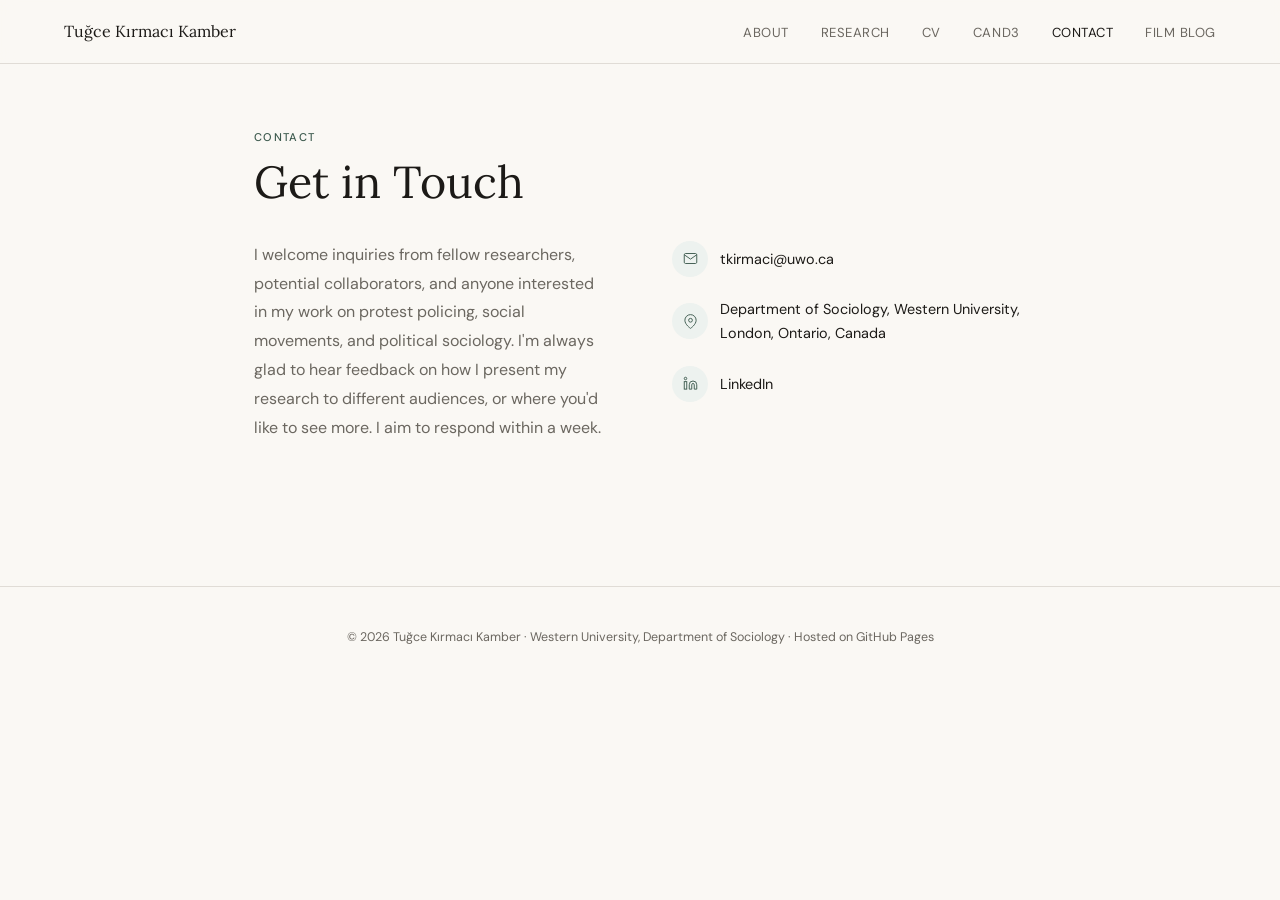
<file: contact.html>
<!DOCTYPE html>
<html lang="en">
<head>
  <meta charset="UTF-8" />
  <meta name="viewport" content="width=device-width, initial-scale=1.0" />
  <title>Contact · Tuğce Kırmacı Kamber</title>
  <link rel="preconnect" href="https://fonts.googleapis.com" />
  <link rel="preconnect" href="https://fonts.gstatic.com" crossorigin />
  <link href="https://fonts.googleapis.com/css2?family=Lora:ital,wght@0,400;0,500;1,400&family=DM+Sans:wght@300;400;500&display=swap" rel="stylesheet" />
  <link rel="stylesheet" href="style.css" />
  <style>
    .contact-grid {
      display: grid;
      grid-template-columns: 1fr 1fr;
      gap: 4rem;
      align-items: start;
    }
    .contact-intro { font-size: 1rem; color: var(--muted); line-height: 1.8; }
    .contact-list { list-style: none; display: flex; flex-direction: column; gap: 1.25rem; }
    .contact-list li { display: flex; align-items: center; gap: 0.75rem; }
    .contact-icon {
      width: 36px; height: 36px;
      border-radius: 50%;
      background: var(--accent-light);
      display: flex; align-items: center; justify-content: center;
      flex-shrink: 0;
    }
    .contact-icon svg { width: 15px; height: 15px; stroke: var(--accent); fill: none; stroke-width: 1.5; }
    .contact-list a { font-size: 0.9rem; color: var(--ink); text-decoration: none; }
    .contact-list a:hover { color: var(--accent); }
    .contact-list span.label { font-size: 0.9rem; color: var(--ink); }

    /* FEEDBACK NOTE */
    .feedback-note {
      background: var(--accent-light);
      border-radius: 8px;
      padding: 1.5rem;
      margin-top: 2.5rem;
      font-size: 0.95rem;
      color: var(--accent);
      line-height: 1.8;
      max-width: 720px;
    }
    .feedback-note strong { font-weight: 500; }

    @media (max-width: 680px) {
      .contact-grid { grid-template-columns: 1fr; gap: 2rem; }
    }
  </style>
</head>
<body>

  <nav>
    <a class="nav-name" href="index.html">Tuğce Kırmacı Kamber</a>
    <ul class="nav-links">
      <li><a href="index.html">About</a></li>
      <li><a href="research.html">Research</a></li>
      <li><a href="cv.html">CV</a></li>
      <li><a href="cand3.html">CAnD3</a></li>
      <li><a href="contact.html" class="active">Contact</a></li>
      <li><a href="https://substack.com/@cinemasemicolon" target="_blank">Film Blog</a></li>
    </ul>
  </nav>

  <main class="page">
    <p class="section-label">Contact</p>
    <h1 class="page-title">Get in Touch</h1>

    <div class="contact-grid">
      <p class="contact-intro">
        I welcome inquiries from fellow researchers, potential collaborators, and anyone interested in my work on protest policing, social movements, and political sociology. I'm always glad to hear feedback on how I present my research to different audiences, or where you'd like to see more. I aim to respond within a week.
      </p>
      <ul class="contact-list">
        <li>
          <span class="contact-icon">
            <svg viewBox="0 0 24 24"><path d="M4 4h16c1.1 0 2 .9 2 2v12c0 1.1-.9 2-2 2H4c-1.1 0-2-.9-2-2V6c0-1.1.9-2 2-2z"/><polyline points="22,6 12,13 2,6"/></svg>
          </span>
          <a href="mailto:tkirmaci@uwo.ca">tkirmaci@uwo.ca</a>
        </li>
        <li>
          <span class="contact-icon">
            <svg viewBox="0 0 24 24"><path d="M21 10c0 7-9 13-9 13s-9-6-9-13a9 9 0 0118 0z"/><circle cx="12" cy="10" r="3"/></svg>
          </span>
          <span class="label">Department of Sociology, Western University, London, Ontario, Canada</span>
        </li>
        <li>
          <span class="contact-icon">
            <svg viewBox="0 0 24 24"><path d="M16 8a6 6 0 016 6v7h-4v-7a2 2 0 00-2-2 2 2 0 00-2 2v7h-4v-7a6 6 0 016-6z"/><rect x="2" y="9" width="4" height="12"/><circle cx="4" cy="4" r="2"/></svg>
          </span>
          <!-- LINKEDIN -->
          <a href="https://www.linkedin.com/in/tu%C4%9F%C3%A7e-k%C4%B1rmac%C4%B1-kamber-12a032148/" target="_blank">LinkedIn</a>
        </li>
      </ul>
    </div>
  </main>

  <footer>
    <p>© 2026 Tuğce Kırmacı Kamber · Western University, Department of Sociology · Hosted on GitHub Pages</p>
  </footer>

</body>
</html>
</file>
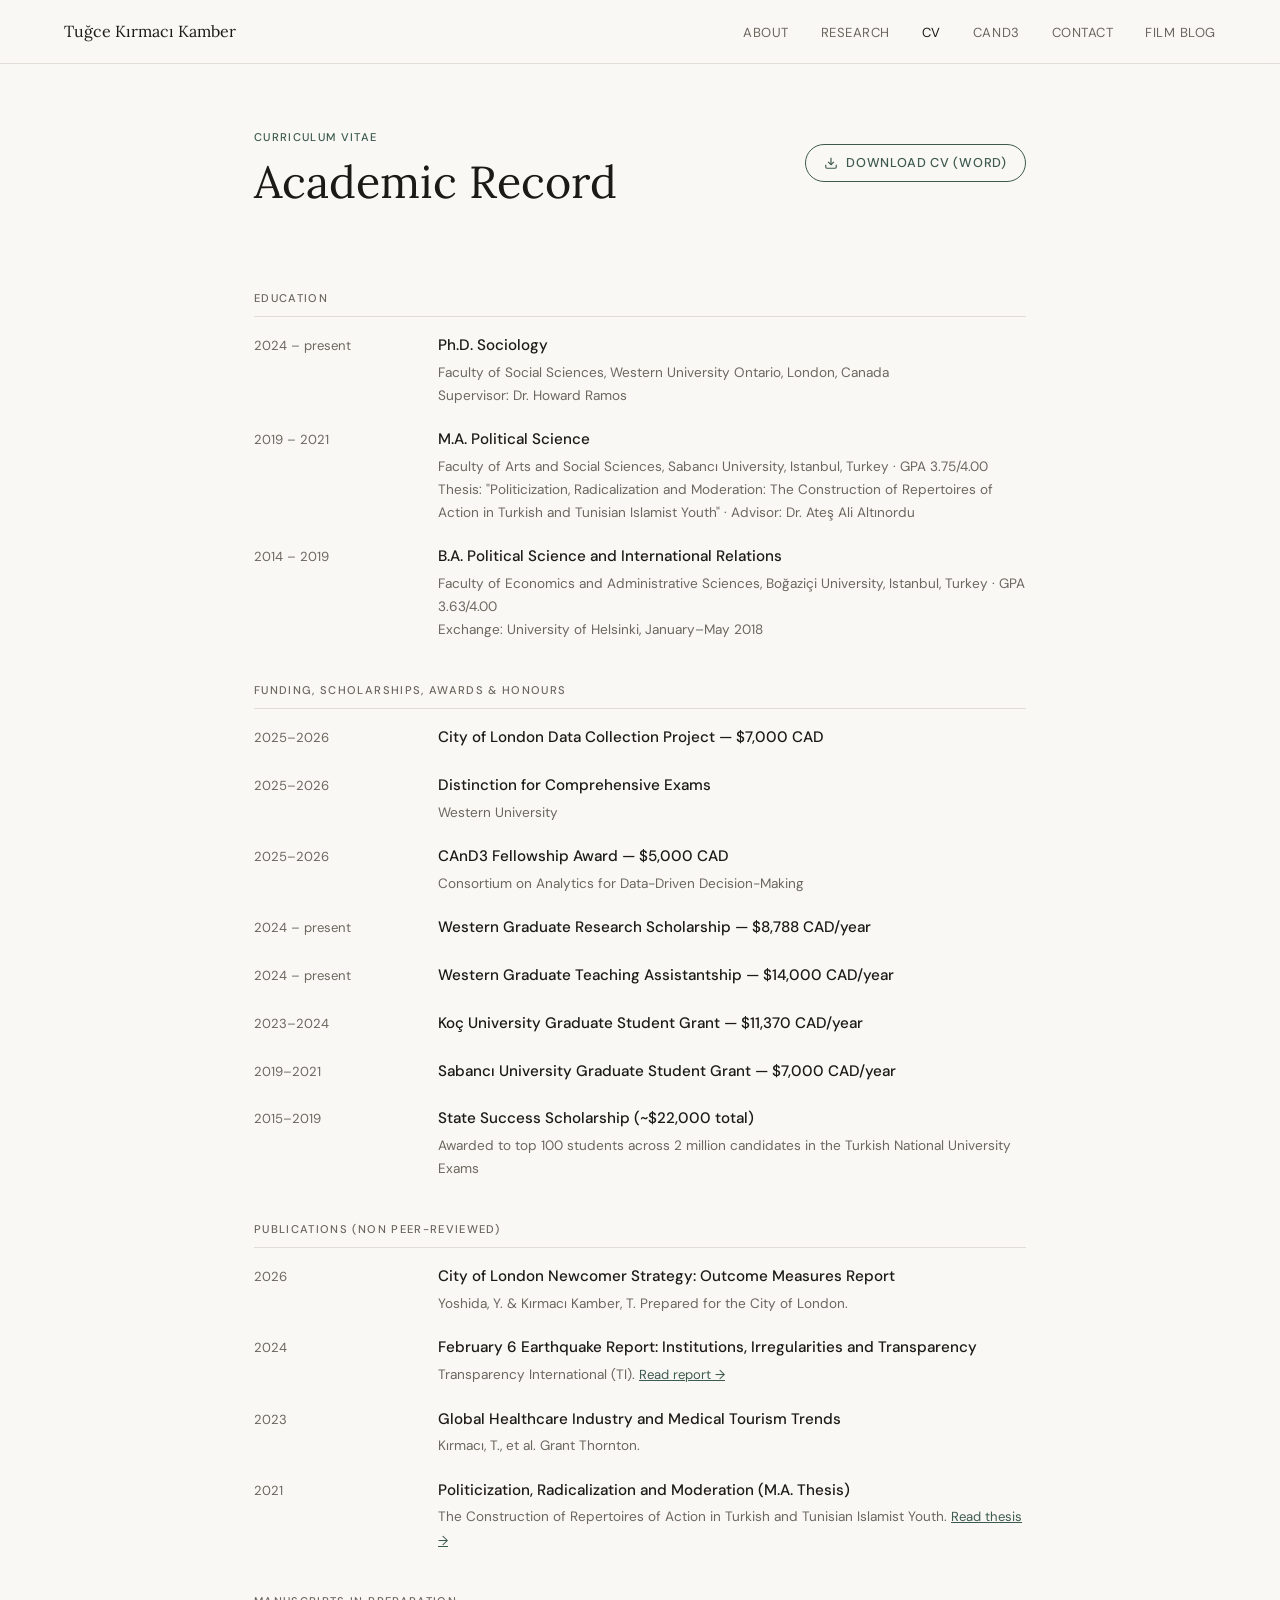
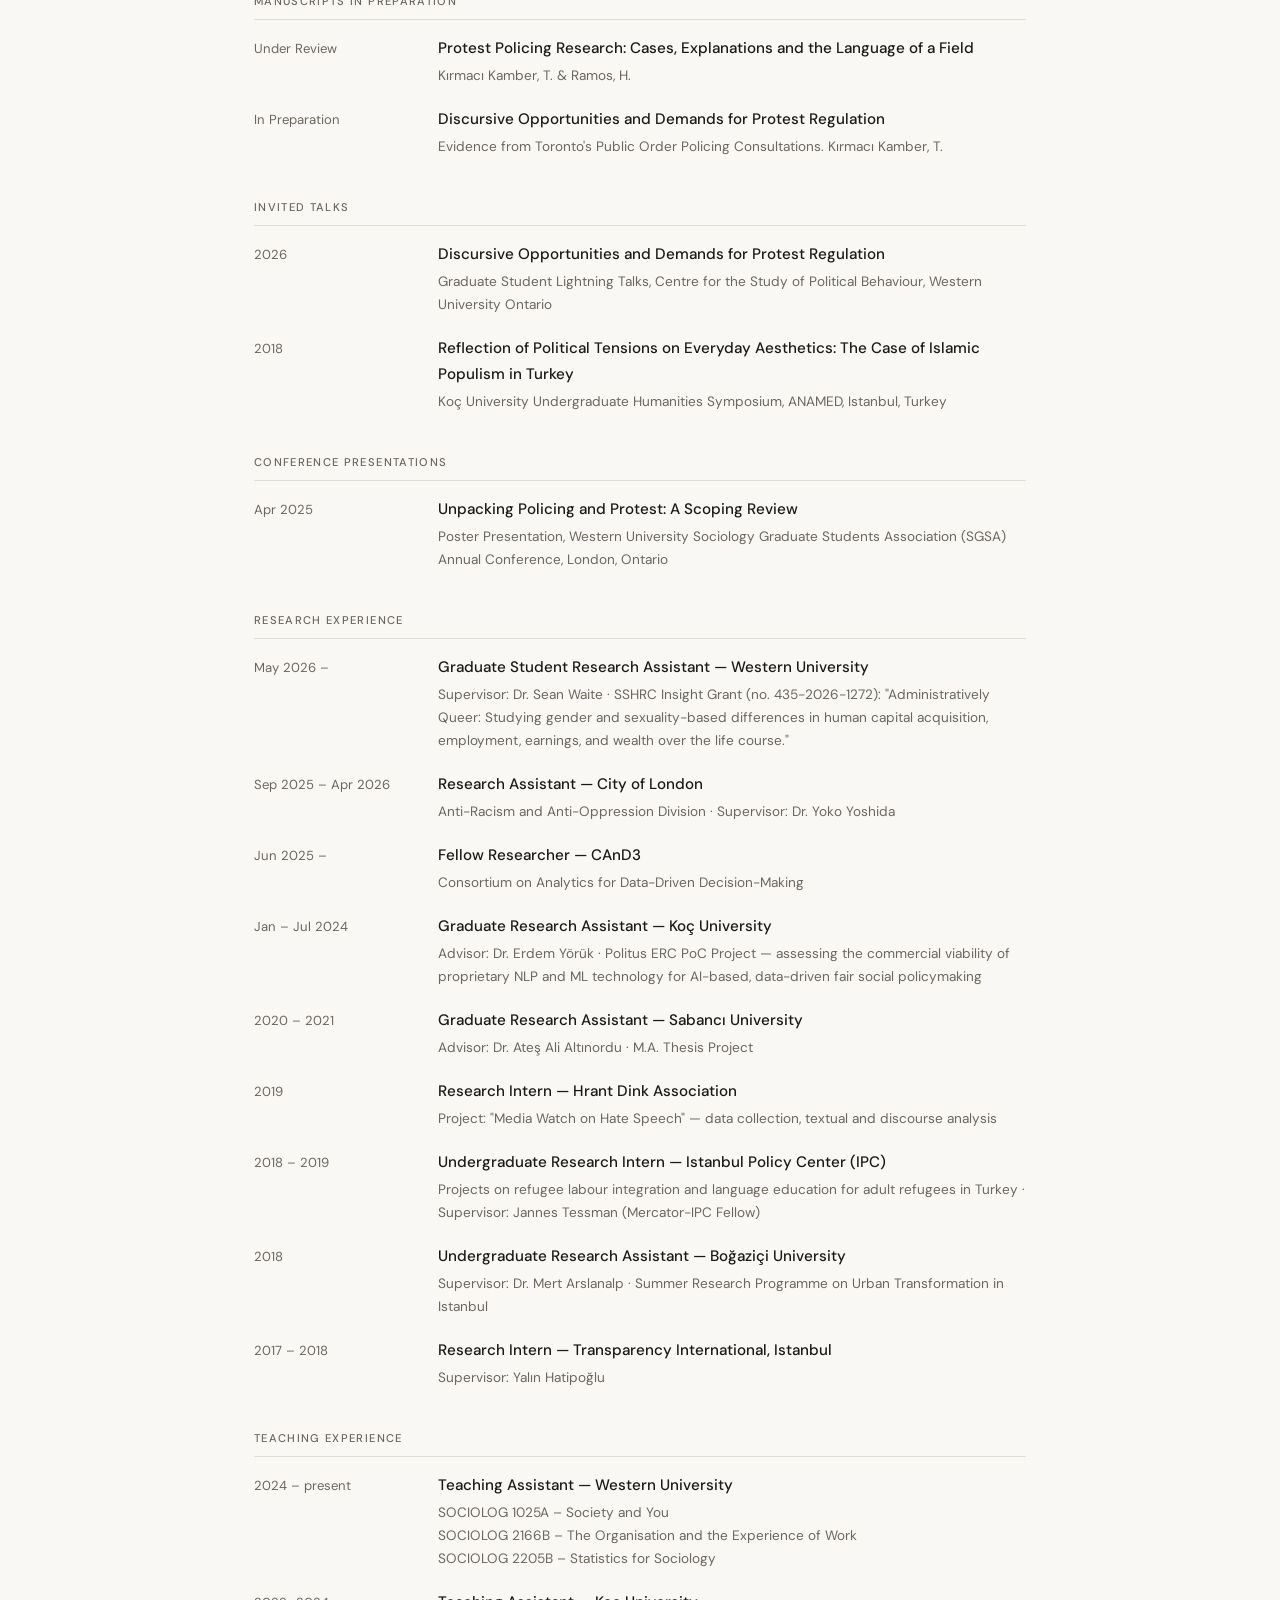
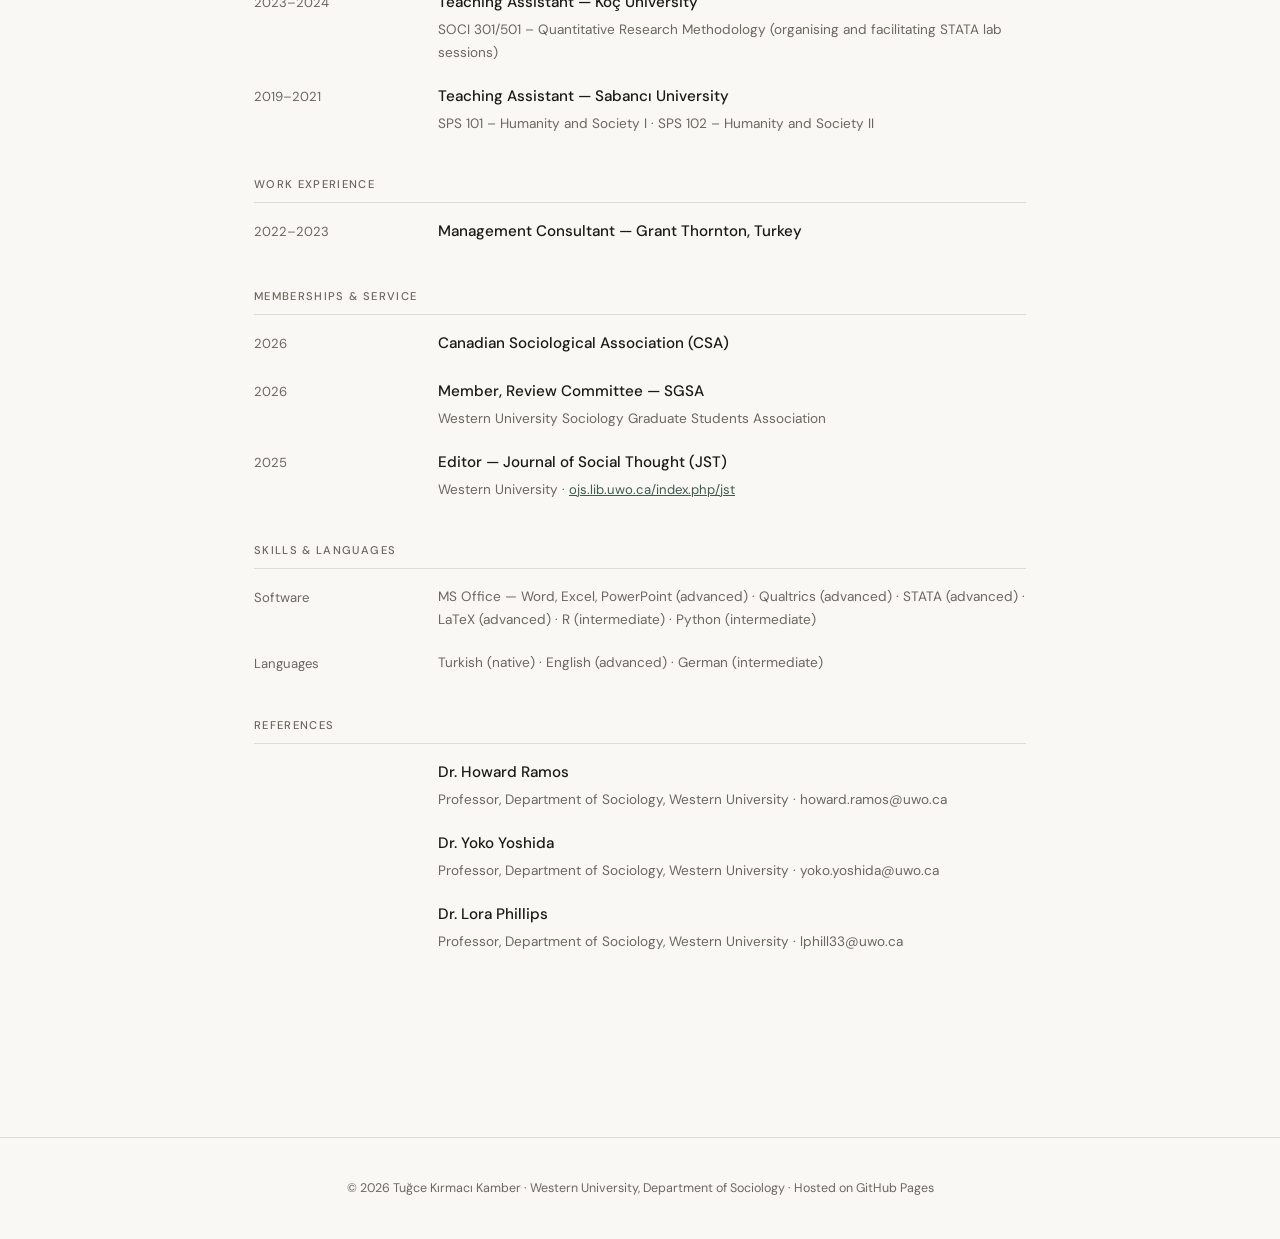
<file: cv.html>
<!DOCTYPE html>
<html lang="en">
<head>
  <meta charset="UTF-8" />
  <meta name="viewport" content="width=device-width, initial-scale=1.0" />
  <title>CV · Tuğce Kırmacı Kamber</title>
  <link rel="preconnect" href="https://fonts.googleapis.com" />
  <link rel="preconnect" href="https://fonts.gstatic.com" crossorigin />
  <link href="https://fonts.googleapis.com/css2?family=Lora:ital,wght@0,400;0,500;1,400&family=DM+Sans:wght@300;400;500&display=swap" rel="stylesheet" />
  <link rel="stylesheet" href="style.css" />
  <style>
    .cv-header {
      display: flex;
      align-items: flex-start;
      justify-content: space-between;
      gap: 2rem;
      margin-bottom: 3rem;
      flex-wrap: wrap;
    }
    .cv-section { margin-bottom: 2.5rem; }
    .cv-section-title {
      font-size: 0.7rem;
      font-weight: 500;
      letter-spacing: 0.12em;
      text-transform: uppercase;
      color: var(--muted);
      margin-bottom: 1rem;
      padding-bottom: 0.5rem;
      border-bottom: 1px solid var(--border);
    }
    .cv-item {
      display: grid;
      grid-template-columns: 160px 1fr;
      gap: 1.5rem;
      margin-bottom: 1.25rem;
    }
    .cv-year { font-size: 0.82rem; color: var(--muted); padding-top: 2px; }
    .cv-item h4 { font-size: 0.95rem; font-weight: 500; margin-bottom: 2px; }
    .cv-item p { font-size: 0.85rem; color: var(--muted); }
    .cv-item a { color: var(--accent); font-size: 0.82rem; word-break: break-word; }
    @media (max-width: 680px) {
      .cv-item { grid-template-columns: 1fr; gap: 0.25rem; }
    }
  </style>
</head>
<body>

  <nav>
    <a class="nav-name" href="index.html">Tuğce Kırmacı Kamber</a>
    <ul class="nav-links">
      <li><a href="index.html">About</a></li>
      <li><a href="research.html">Research</a></li>
      <li><a href="cv.html" class="active">CV</a></li>
      <li><a href="cand3.html">CAnD3</a></li>
      <li><a href="contact.html">Contact</a></li>
      <li><a href="https://substack.com/@cinemasemicolon" target="_blank">Film Blog</a></li>
    </ul>
  </nav>

  <main class="page">
    <div class="cv-header">
      <div>
        <p class="section-label">Curriculum Vitae</p>
        <h1 class="page-title">Academic Record</h1>
      </div>
      <a class="btn" href="CV_Tugce_Kirmaci_Kamber.docx" style="margin-top: 1rem; white-space: nowrap;" download>
        <svg width="14" height="14" viewBox="0 0 24 24" fill="none" stroke="currentColor" stroke-width="2"><path d="M21 15v4a2 2 0 01-2 2H5a2 2 0 01-2-2v-4"/><polyline points="7 10 12 15 17 10"/><line x1="12" y1="15" x2="12" y2="3"/></svg>
        Download CV (Word)
      </a>
    </div>

    <div class="cv-section">
      <p class="cv-section-title">Education</p>
      <div class="cv-item">
        <span class="cv-year">2024 – present</span>
        <div>
          <h4>Ph.D. Sociology</h4>
          <p>Faculty of Social Sciences, Western University Ontario, London, Canada<br>Supervisor: Dr. Howard Ramos</p>
        </div>
      </div>
      <div class="cv-item">
        <span class="cv-year">2019 – 2021</span>
        <div>
          <h4>M.A. Political Science</h4>
          <p>Faculty of Arts and Social Sciences, Sabancı University, Istanbul, Turkey · GPA 3.75/4.00<br>Thesis: "Politicization, Radicalization and Moderation: The Construction of Repertoires of Action in Turkish and Tunisian Islamist Youth" · Advisor: Dr. Ateş Ali Altınordu</p>
        </div>
      </div>
      <div class="cv-item">
        <span class="cv-year">2014 – 2019</span>
        <div>
          <h4>B.A. Political Science and International Relations</h4>
          <p>Faculty of Economics and Administrative Sciences, Boğaziçi University, Istanbul, Turkey · GPA 3.63/4.00<br>Exchange: University of Helsinki, January–May 2018</p>
        </div>
      </div>
    </div>

    <div class="cv-section">
      <p class="cv-section-title">Funding, Scholarships, Awards &amp; Honours</p>
      <div class="cv-item">
        <span class="cv-year">2025–2026</span>
        <div>
          <h4>City of London Data Collection Project — $7,000 CAD</h4>
        </div>
      </div>
      <div class="cv-item">
        <span class="cv-year">2025–2026</span>
        <div>
          <h4>Distinction for Comprehensive Exams</h4>
          <p>Western University</p>
        </div>
      </div>
      <div class="cv-item">
        <span class="cv-year">2025–2026</span>
        <div>
          <h4>CAnD3 Fellowship Award — $5,000 CAD</h4>
          <p>Consortium on Analytics for Data-Driven Decision-Making</p>
        </div>
      </div>
      <div class="cv-item">
        <span class="cv-year">2024 – present</span>
        <div>
          <h4>Western Graduate Research Scholarship — $8,788 CAD/year</h4>
        </div>
      </div>
      <div class="cv-item">
        <span class="cv-year">2024 – present</span>
        <div>
          <h4>Western Graduate Teaching Assistantship — $14,000 CAD/year</h4>
        </div>
      </div>
      <div class="cv-item">
        <span class="cv-year">2023–2024</span>
        <div>
          <h4>Koç University Graduate Student Grant — $11,370 CAD/year</h4>
        </div>
      </div>
      <div class="cv-item">
        <span class="cv-year">2019–2021</span>
        <div>
          <h4>Sabancı University Graduate Student Grant — $7,000 CAD/year</h4>
        </div>
      </div>
      <div class="cv-item">
        <span class="cv-year">2015–2019</span>
        <div>
          <h4>State Success Scholarship (~$22,000 total)</h4>
          <p>Awarded to top 100 students across 2 million candidates in the Turkish National University Exams</p>
        </div>
      </div>
    </div>

    <div class="cv-section">
      <p class="cv-section-title">Publications (Non Peer-Reviewed)</p>
      <div class="cv-item">
        <span class="cv-year">2026</span>
        <div>
          <h4>City of London Newcomer Strategy: Outcome Measures Report</h4>
          <p>Yoshida, Y. &amp; Kırmacı Kamber, T. Prepared for the City of London.</p>
        </div>
      </div>
      <div class="cv-item">
        <span class="cv-year">2024</span>
        <div>
          <h4>February 6 Earthquake Report: Institutions, Irregularities and Transparency</h4>
          <p>Transparency International (TI). <a href="https://seffaflik.org/wp-content/uploads/2024/04/February-6-Earthquake-Report-Institutions-Irregularities-and-Transparency.pdf" target="_blank">Read report →</a></p>
        </div>
      </div>
      <div class="cv-item">
        <span class="cv-year">2023</span>
        <div>
          <h4>Global Healthcare Industry and Medical Tourism Trends</h4>
          <p>Kırmacı, T., et al. Grant Thornton.</p>
        </div>
      </div>
      <div class="cv-item">
        <span class="cv-year">2021</span>
        <div>
          <h4>Politicization, Radicalization and Moderation (M.A. Thesis)</h4>
          <p>The Construction of Repertoires of Action in Turkish and Tunisian Islamist Youth. <a href="https://research.sabanciuniv.edu/id/eprint/42441/" target="_blank">Read thesis →</a></p>
        </div>
      </div>
    </div>

    <div class="cv-section">
      <p class="cv-section-title">Manuscripts in Preparation</p>
      <div class="cv-item">
        <span class="cv-year">Under Review</span>
        <div>
          <h4>Protest Policing Research: Cases, Explanations and the Language of a Field</h4>
          <p>Kırmacı Kamber, T. &amp; Ramos, H.</p>
        </div>
      </div>
      <div class="cv-item">
        <span class="cv-year">In Preparation</span>
        <div>
          <h4>Discursive Opportunities and Demands for Protest Regulation</h4>
          <p>Evidence from Toronto's Public Order Policing Consultations. Kırmacı Kamber, T.</p>
        </div>
      </div>
    </div>

    <div class="cv-section">
      <p class="cv-section-title">Invited Talks</p>
      <div class="cv-item">
        <span class="cv-year">2026</span>
        <div>
          <h4>Discursive Opportunities and Demands for Protest Regulation</h4>
          <p>Graduate Student Lightning Talks, Centre for the Study of Political Behaviour, Western University Ontario</p>
        </div>
      </div>
      <div class="cv-item">
        <span class="cv-year">2018</span>
        <div>
          <h4>Reflection of Political Tensions on Everyday Aesthetics: The Case of Islamic Populism in Turkey</h4>
          <p>Koç University Undergraduate Humanities Symposium, ANAMED, Istanbul, Turkey</p>
        </div>
      </div>
    </div>

    <div class="cv-section">
      <p class="cv-section-title">Conference Presentations</p>
      <div class="cv-item">
        <span class="cv-year">Apr 2025</span>
        <div>
          <h4>Unpacking Policing and Protest: A Scoping Review</h4>
          <p>Poster Presentation, Western University Sociology Graduate Students Association (SGSA) Annual Conference, London, Ontario</p>
        </div>
      </div>
    </div>

    <div class="cv-section">
      <p class="cv-section-title">Research Experience</p>
      <div class="cv-item">
        <span class="cv-year">May 2026 –</span>
        <div>
          <h4>Graduate Student Research Assistant — Western University</h4>
          <p>Supervisor: Dr. Sean Waite · SSHRC Insight Grant (no. 435-2026-1272): "Administratively Queer: Studying gender and sexuality-based differences in human capital acquisition, employment, earnings, and wealth over the life course."</p>
        </div>
      </div>
      <div class="cv-item">
        <span class="cv-year">Sep 2025 – Apr 2026</span>
        <div>
          <h4>Research Assistant — City of London</h4>
          <p>Anti-Racism and Anti-Oppression Division · Supervisor: Dr. Yoko Yoshida</p>
        </div>
      </div>
      <div class="cv-item">
        <span class="cv-year">Jun 2025 –</span>
        <div>
          <h4>Fellow Researcher — CAnD3</h4>
          <p>Consortium on Analytics for Data-Driven Decision-Making</p>
        </div>
      </div>
      <div class="cv-item">
        <span class="cv-year">Jan – Jul 2024</span>
        <div>
          <h4>Graduate Research Assistant — Koç University</h4>
          <p>Advisor: Dr. Erdem Yörük · Politus ERC PoC Project — assessing the commercial viability of proprietary NLP and ML technology for AI-based, data-driven fair social policymaking</p>
        </div>
      </div>
      <div class="cv-item">
        <span class="cv-year">2020 – 2021</span>
        <div>
          <h4>Graduate Research Assistant — Sabancı University</h4>
          <p>Advisor: Dr. Ateş Ali Altınordu · M.A. Thesis Project</p>
        </div>
      </div>
      <div class="cv-item">
        <span class="cv-year">2019</span>
        <div>
          <h4>Research Intern — Hrant Dink Association</h4>
          <p>Project: "Media Watch on Hate Speech" — data collection, textual and discourse analysis</p>
        </div>
      </div>
      <div class="cv-item">
        <span class="cv-year">2018 – 2019</span>
        <div>
          <h4>Undergraduate Research Intern — Istanbul Policy Center (IPC)</h4>
          <p>Projects on refugee labour integration and language education for adult refugees in Turkey · Supervisor: Jannes Tessman (Mercator-IPC Fellow)</p>
        </div>
      </div>
      <div class="cv-item">
        <span class="cv-year">2018</span>
        <div>
          <h4>Undergraduate Research Assistant — Boğaziçi University</h4>
          <p>Supervisor: Dr. Mert Arslanalp · Summer Research Programme on Urban Transformation in Istanbul</p>
        </div>
      </div>
      <div class="cv-item">
        <span class="cv-year">2017 – 2018</span>
        <div>
          <h4>Research Intern — Transparency International, Istanbul</h4>
          <p>Supervisor: Yalın Hatipoğlu</p>
        </div>
      </div>
    </div>

    <div class="cv-section">
      <p class="cv-section-title">Teaching Experience</p>
      <div class="cv-item">
        <span class="cv-year">2024 – present</span>
        <div>
          <h4>Teaching Assistant — Western University</h4>
          <p>SOCIOLOG 1025A – Society and You<br>SOCIOLOG 2166B – The Organisation and the Experience of Work<br>SOCIOLOG 2205B – Statistics for Sociology</p>
        </div>
      </div>
      <div class="cv-item">
        <span class="cv-year">2023–2024</span>
        <div>
          <h4>Teaching Assistant — Koç University</h4>
          <p>SOCI 301/501 – Quantitative Research Methodology (organising and facilitating STATA lab sessions)</p>
        </div>
      </div>
      <div class="cv-item">
        <span class="cv-year">2019–2021</span>
        <div>
          <h4>Teaching Assistant — Sabancı University</h4>
          <p>SPS 101 – Humanity and Society I · SPS 102 – Humanity and Society II</p>
        </div>
      </div>
    </div>

    <div class="cv-section">
      <p class="cv-section-title">Work Experience</p>
      <div class="cv-item">
        <span class="cv-year">2022–2023</span>
        <div>
          <h4>Management Consultant — Grant Thornton, Turkey</h4>
        </div>
      </div>
    </div>

    <div class="cv-section">
      <p class="cv-section-title">Memberships &amp; Service</p>
      <div class="cv-item">
        <span class="cv-year">2026</span>
        <div>
          <h4>Canadian Sociological Association (CSA)</h4>
        </div>
      </div>
      <div class="cv-item">
        <span class="cv-year">2026</span>
        <div>
          <h4>Member, Review Committee — SGSA</h4>
          <p>Western University Sociology Graduate Students Association</p>
        </div>
      </div>
      <div class="cv-item">
        <span class="cv-year">2025</span>
        <div>
          <h4>Editor — Journal of Social Thought (JST)</h4>
          <p>Western University · <a href="https://ojs.lib.uwo.ca/index.php/jst" target="_blank">ojs.lib.uwo.ca/index.php/jst</a></p>
        </div>
      </div>
    </div>

    <div class="cv-section">
      <p class="cv-section-title">Skills &amp; Languages</p>
      <div class="cv-item">
        <span class="cv-year">Software</span>
        <div><p>MS Office — Word, Excel, PowerPoint (advanced) · Qualtrics (advanced) · STATA (advanced) · LaTeX (advanced) · R (intermediate) · Python (intermediate)</p></div>
      </div>
      <div class="cv-item">
        <span class="cv-year">Languages</span>
        <div><p>Turkish (native) · English (advanced) · German (intermediate)</p></div>
      </div>
    </div>

    <div class="cv-section">
      <p class="cv-section-title">References</p>
      <div class="cv-item">
        <span class="cv-year"></span>
        <div>
          <h4>Dr. Howard Ramos</h4>
          <p>Professor, Department of Sociology, Western University · howard.ramos@uwo.ca</p>
        </div>
      </div>
      <div class="cv-item">
        <span class="cv-year"></span>
        <div>
          <h4>Dr. Yoko Yoshida</h4>
          <p>Professor, Department of Sociology, Western University · yoko.yoshida@uwo.ca</p>
        </div>
      </div>
      <div class="cv-item">
        <span class="cv-year"></span>
        <div>
          <h4>Dr. Lora Phillips</h4>
          <p>Professor, Department of Sociology, Western University · lphill33@uwo.ca</p>
        </div>
      </div>
    </div>

  </main>

  <footer>
    <p>© 2026 Tuğce Kırmacı Kamber · Western University, Department of Sociology · Hosted on GitHub Pages</p>
  </footer>

</body>
</html>
</file>
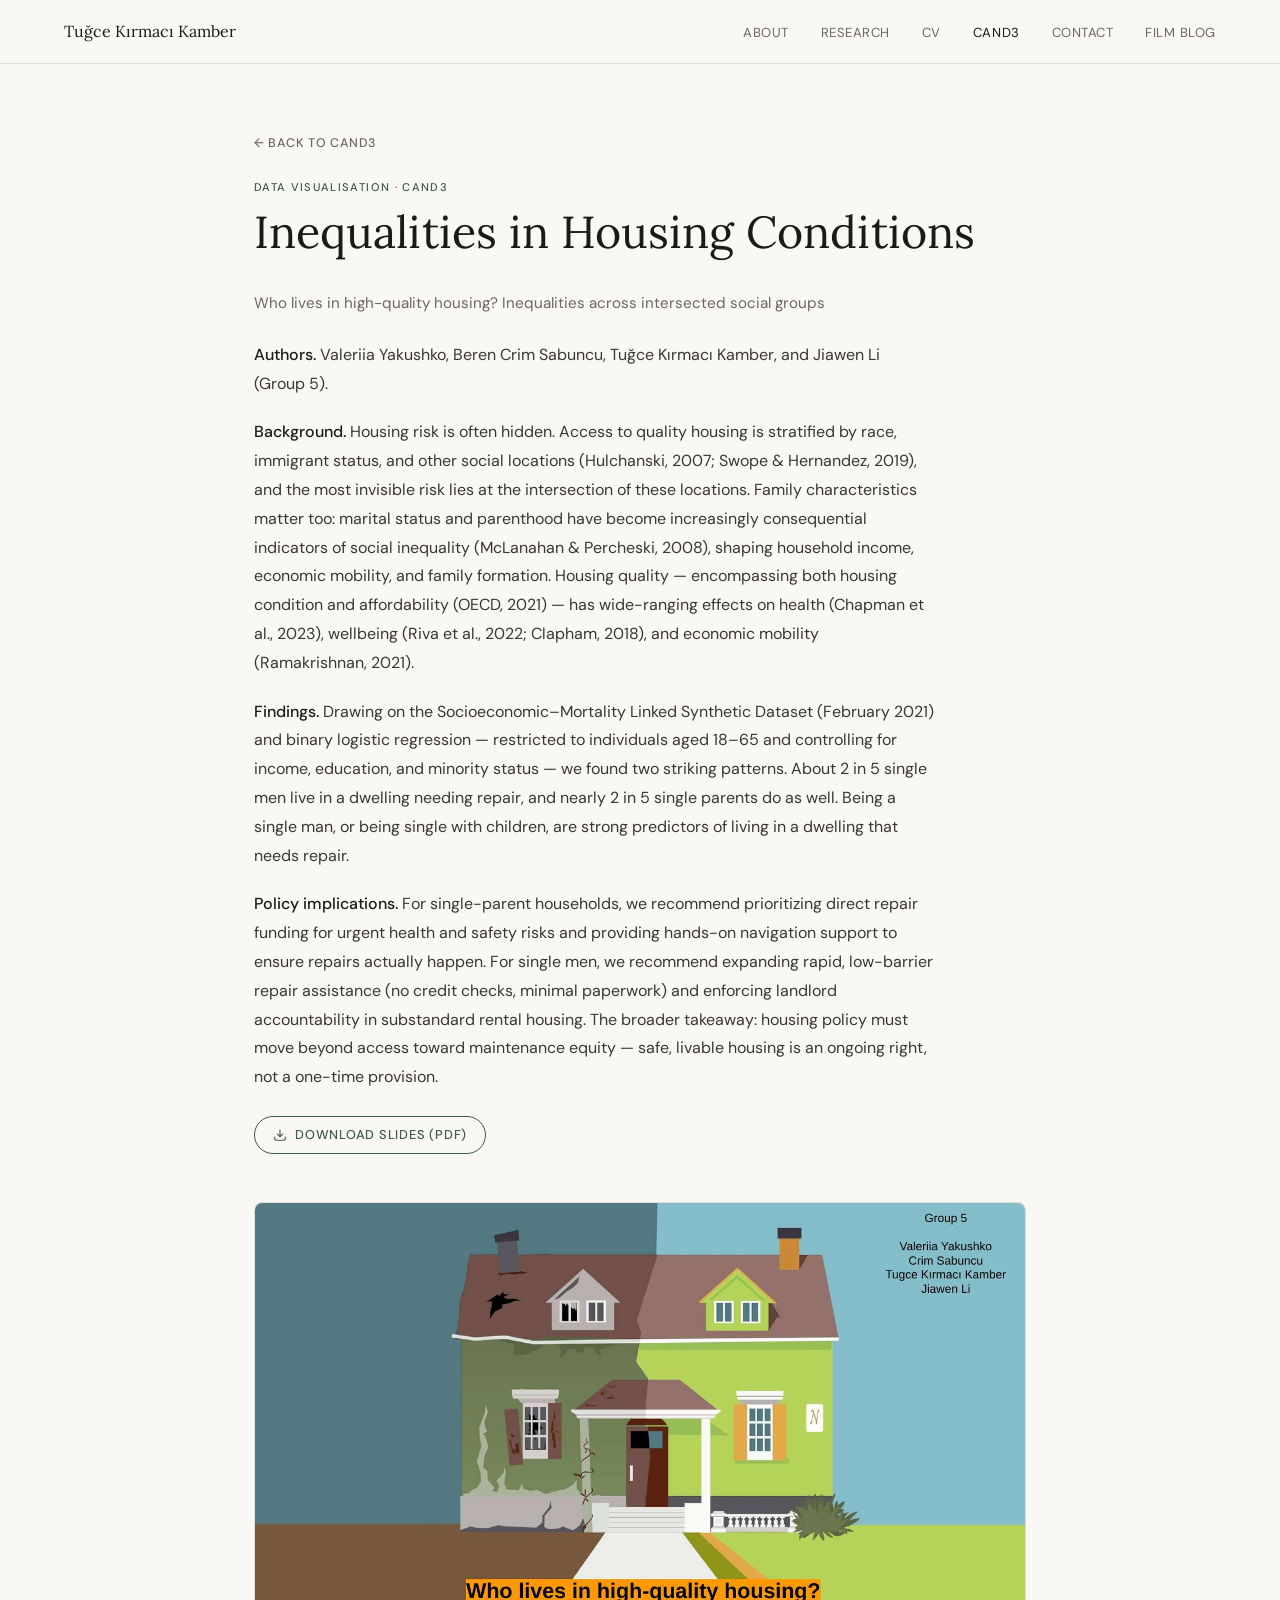
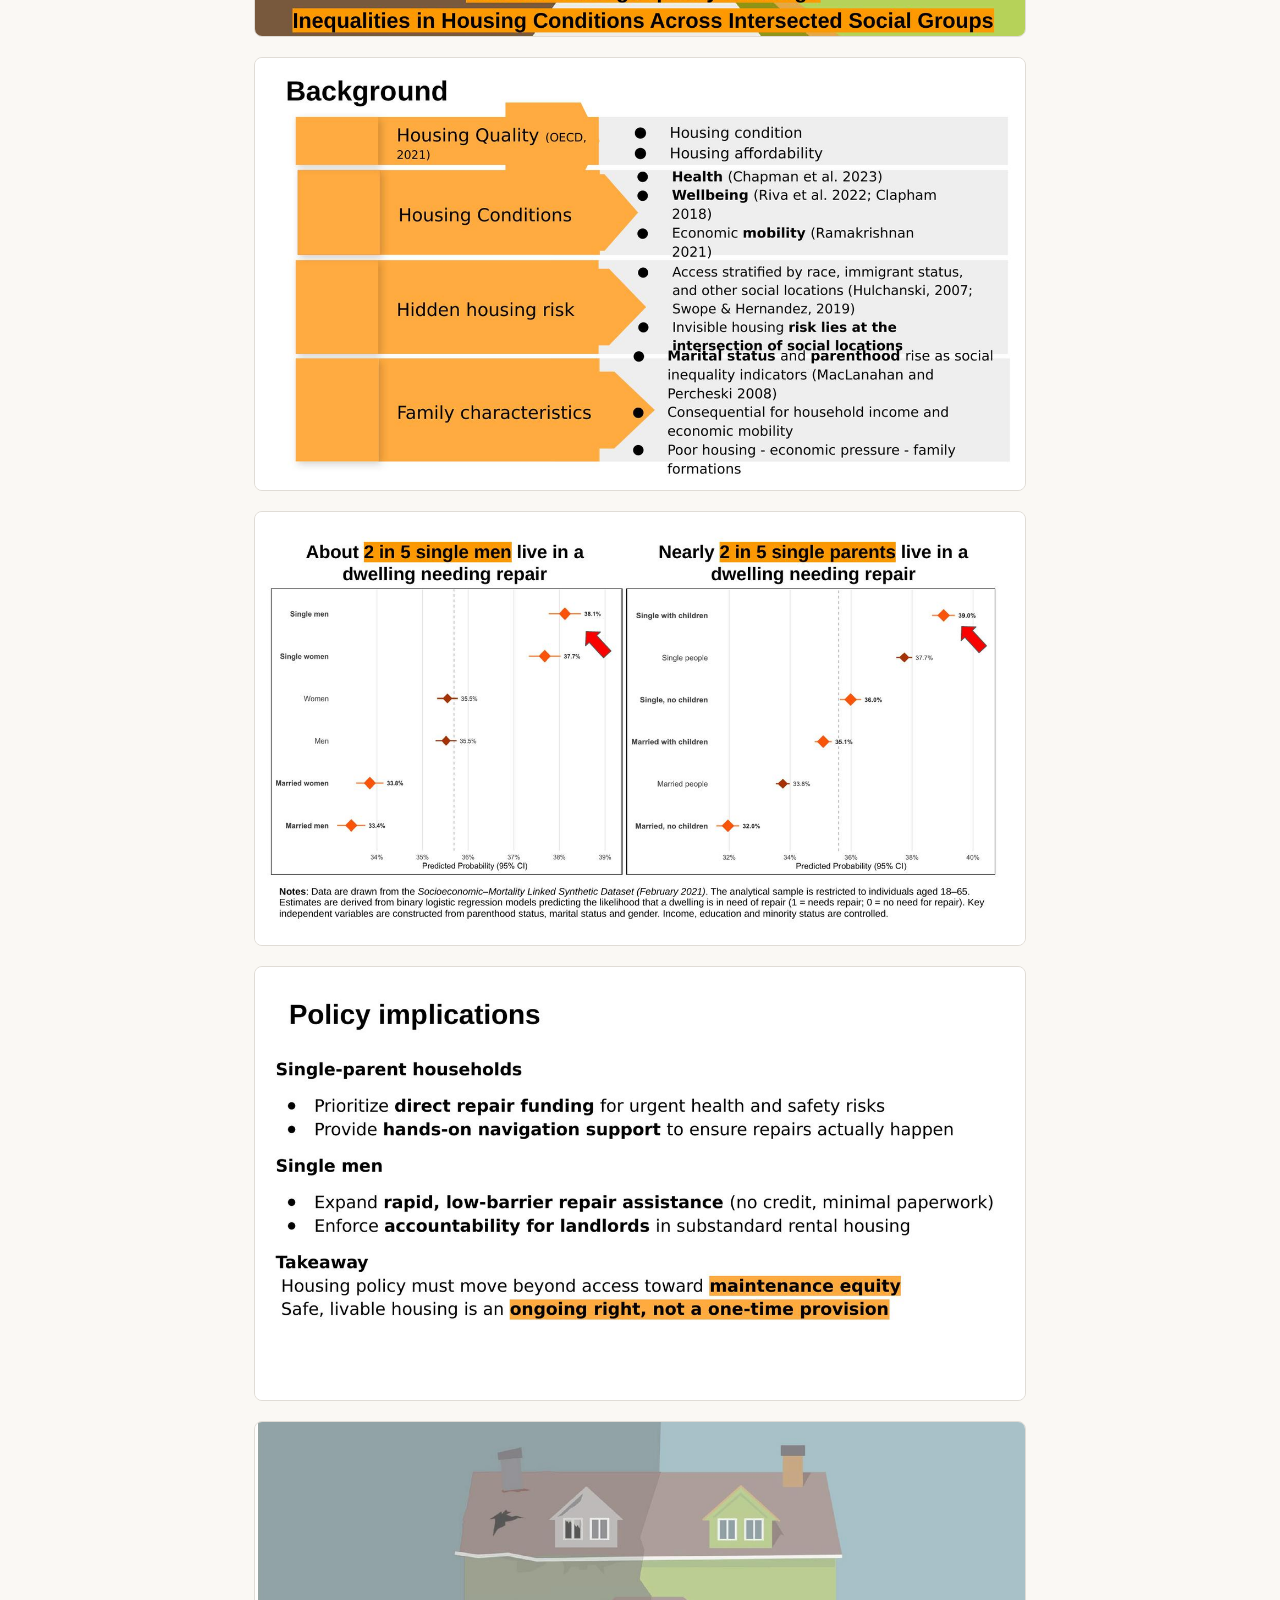
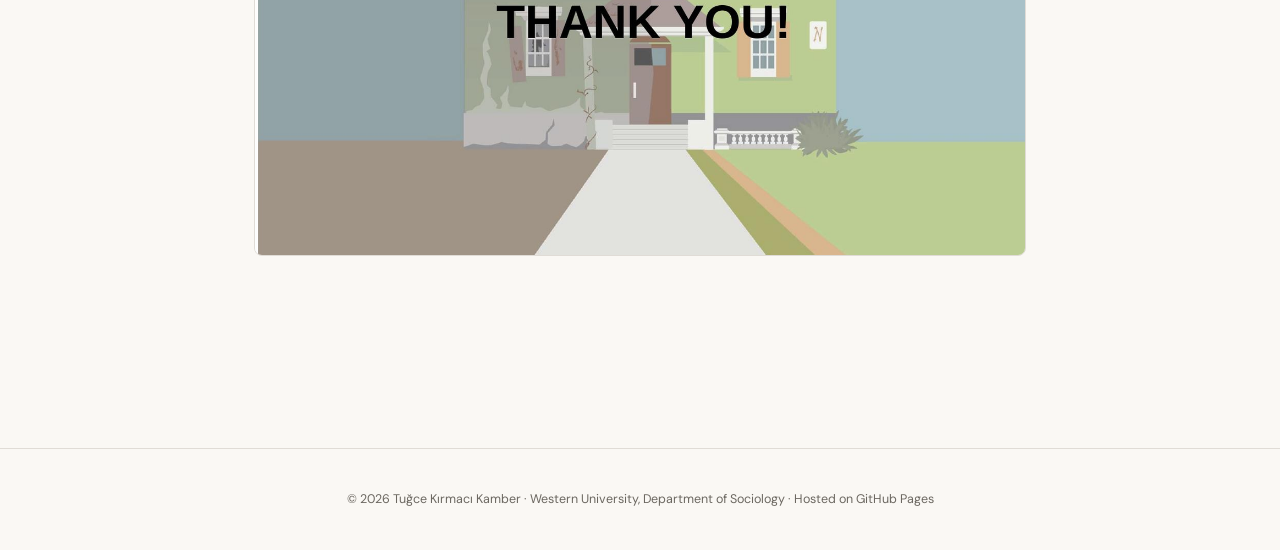
<file: housing-conditions.html>
<!DOCTYPE html>
<html lang="en">
<head>
  <meta charset="UTF-8" />
  <meta name="viewport" content="width=device-width, initial-scale=1.0" />
  <title>Inequalities in Housing Conditions · Tuğce Kırmacı Kamber</title>
  <link rel="preconnect" href="https://fonts.googleapis.com" />
  <link rel="preconnect" href="https://fonts.gstatic.com" crossorigin />
  <link href="https://fonts.googleapis.com/css2?family=Lora:ital,wght@0,400;0,500;1,400&family=DM+Sans:wght@300;400;500&display=swap" rel="stylesheet" />
  <link rel="stylesheet" href="style.css" />
  <style>
    .back-link {
      display: inline-flex;
      align-items: center;
      gap: 0.4rem;
      font-size: 0.78rem;
      font-weight: 500;
      letter-spacing: 0.06em;
      text-transform: uppercase;
      color: var(--muted);
      text-decoration: none;
      margin-bottom: 1.5rem;
    }
    .back-link:hover { color: var(--accent); }

    .talk-meta { font-size: 0.95rem; color: var(--muted); margin-bottom: 1.5rem; }
    .talk-intro {
      font-size: 1rem;
      line-height: 1.8;
      color: #3a3732;
      margin-bottom: 1.5rem;
      max-width: 680px;
    }
    .talk-intro strong { color: var(--ink); font-weight: 500; }
    .talk-buttons { display: flex; flex-wrap: wrap; gap: 0.75rem; margin-bottom: 3rem; }

    .slides { display: flex; flex-direction: column; gap: 1.25rem; margin-bottom: 3rem; }
    .slide-img {
      display: block;
      width: 100%;
      height: auto;
      border-radius: 8px;
      border: 1px solid var(--border);
    }

    .references {
      background: #fff;
      border: 1px solid var(--border);
      border-radius: 8px;
      padding: 1.75rem;
      margin-bottom: 1.5rem;
    }
    .references h2 {
      font-family: 'Lora', serif;
      font-size: 1.2rem;
      font-weight: 400;
      margin-bottom: 1rem;
    }
    .references p {
      font-size: 0.85rem;
      color: var(--muted);
      line-height: 1.7;
      margin-bottom: 0.75rem;
    }
    .references p:last-child { margin-bottom: 0; }
  </style>
</head>
<body>

  <nav>
    <a class="nav-name" href="index.html">Tuğce Kırmacı Kamber</a>
    <ul class="nav-links">
      <li><a href="index.html">About</a></li>
      <li><a href="research.html">Research</a></li>
      <li><a href="cv.html">CV</a></li>
      <li><a href="cand3.html" class="active">CAnD3</a></li>
      <li><a href="contact.html">Contact</a></li>
      <li><a href="https://substack.com/@cinemasemicolon" target="_blank">Film Blog</a></li>
    </ul>
  </nav>

  <main class="page">
    <a class="back-link" href="cand3.html">← Back to CAnD3</a>

    <p class="section-label">Data Visualisation · CAnD3</p>
    <h1 class="page-title">Inequalities in Housing Conditions</h1>
    <p class="talk-meta">Who lives in high-quality housing? Inequalities across intersected social groups</p>

    <div class="talk-intro">
      <p style="margin-bottom: 1.25rem;">
        <strong>Authors.</strong> Valeriia Yakushko, Beren Crim Sabuncu, Tuğce Kırmacı Kamber, and Jiawen Li (Group 5).
      </p>
      <p style="margin-bottom: 1.25rem;">
        <strong>Background.</strong> Housing risk is often hidden. Access to quality housing is stratified by race, immigrant status, and other social locations (Hulchanski, 2007; Swope &amp; Hernandez, 2019), and the most invisible risk lies at the intersection of these locations. Family characteristics matter too: marital status and parenthood have become increasingly consequential indicators of social inequality (McLanahan &amp; Percheski, 2008), shaping household income, economic mobility, and family formation. Housing quality — encompassing both housing condition and affordability (OECD, 2021) — has wide-ranging effects on health (Chapman et al., 2023), wellbeing (Riva et al., 2022; Clapham, 2018), and economic mobility (Ramakrishnan, 2021).
      </p>
      <p style="margin-bottom: 1.25rem;">
        <strong>Findings.</strong> Drawing on the Socioeconomic–Mortality Linked Synthetic Dataset (February 2021) and binary logistic regression — restricted to individuals aged 18–65 and controlling for income, education, and minority status — we found two striking patterns. About 2 in 5 single men live in a dwelling needing repair, and nearly 2 in 5 single parents do as well. Being a single man, or being single with children, are strong predictors of living in a dwelling that needs repair.
      </p>
      <p>
        <strong>Policy implications.</strong> For single-parent households, we recommend prioritizing direct repair funding for urgent health and safety risks and providing hands-on navigation support to ensure repairs actually happen. For single men, we recommend expanding rapid, low-barrier repair assistance (no credit checks, minimal paperwork) and enforcing landlord accountability in substandard rental housing. The broader takeaway: housing policy must move beyond access toward maintenance equity — safe, livable housing is an ongoing right, not a one-time provision.
      </p>
    </div>

    <div class="talk-buttons">
      <a class="btn" href="housing-conditions-slides.pdf" target="_blank">
        <svg width="14" height="14" viewBox="0 0 24 24" fill="none" stroke="currentColor" stroke-width="2"><path d="M21 15v4a2 2 0 01-2 2H5a2 2 0 01-2-2v-4"/><polyline points="7 10 12 15 17 10"/><line x1="12" y1="15" x2="12" y2="3"/></svg>
        Download Slides (PDF)
      </a>
    </div>

    <div class="slides">
      <img src="housing-slide-1.png" alt="Slide 1: Who lives in high-quality housing? — title" class="slide-img" />
      <img src="housing-slide-2.png" alt="Slide 2: Background" class="slide-img" />
      <img src="housing-slide-3.png" alt="Slide 3: Findings on dwellings needing repair" class="slide-img" />
      <img src="housing-slide-4.png" alt="Slide 4: Policy implications" class="slide-img" />
      <img src="housing-slide-5.png" alt="Slide 5: Thank you" class="slide-img" />
    </div>

  </main>

  <footer>
    <p>© 2026 Tuğce Kırmacı Kamber · Western University, Department of Sociology · Hosted on GitHub Pages</p>
  </footer>

</body>
</html>
</file>
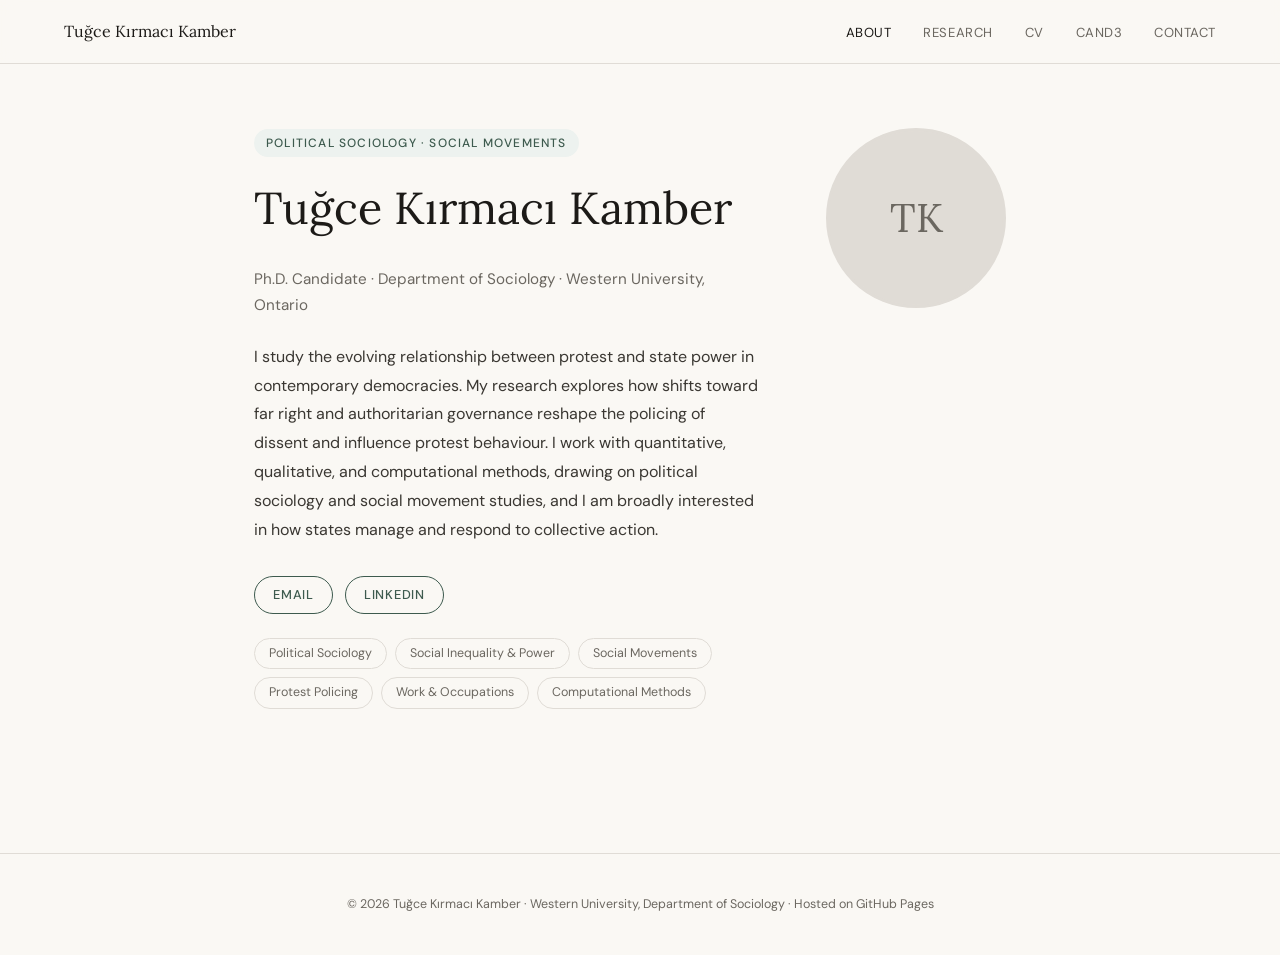
<file: index (3).html>
<!DOCTYPE html>
<html lang="en">
<head>
  <meta charset="UTF-8" />
  <meta name="viewport" content="width=device-width, initial-scale=1.0" />
  <title>Tuğce Kırmacı Kamber</title>
  <link rel="preconnect" href="https://fonts.googleapis.com" />
  <link rel="preconnect" href="https://fonts.gstatic.com" crossorigin />
  <link href="https://fonts.googleapis.com/css2?family=Lora:ital,wght@0,400;0,500;1,400&family=DM+Sans:wght@300;400;500&display=swap" rel="stylesheet" />
  <link rel="stylesheet" href="style.css" />
  <style>
    .about-grid {
      display: grid;
      grid-template-columns: 1fr 200px;
      gap: 4rem;
      align-items: start;
    }
    .hero-title { font-size: 0.95rem; color: var(--muted); margin-bottom: 1.5rem; }
    .hero-bio { font-size: 1rem; line-height: 1.8; color: #3a3732; margin-bottom: 2rem; }
    .hero-links { display: flex; flex-wrap: wrap; gap: 0.75rem; margin-bottom: 1.5rem; }
    .interests { display: flex; flex-wrap: wrap; gap: 0.5rem; }
    .hero-photo {
      width: 180px; height: 180px;
      border-radius: 50%;
      background: var(--border);
      overflow: hidden;
      border: 3px solid var(--border);
      display: flex; align-items: center; justify-content: center;
    }
    .hero-photo img { width: 100%; height: 100%; object-fit: cover; }
    .hero-photo-placeholder { font-family: 'Lora', serif; font-size: 2.5rem; color: var(--muted); }
    @media (max-width: 680px) {
      .about-grid { grid-template-columns: 1fr; }
      .hero-photo { width: 120px; height: 120px; order: -1; }
    }
  </style>
</head>
<body>

  <nav>
    <a class="nav-name" href="index.html">Tuğce Kırmacı Kamber</a>
    <ul class="nav-links">
      <li><a href="index.html" class="active">About</a></li>
      <li><a href="research.html">Research</a></li>
      <li><a href="cv.html">CV</a></li>
      <li><a href="cand3.html">CAnD3</a></li>
      <li><a href="contact.html">Contact</a></li>
    </ul>
  </nav>

  <main class="page">
    <div class="about-grid">
      <div>
        <span class="hero-tag">Political Sociology · Social Movements</span>
        <h1 class="page-title">Tuğce Kırmacı Kamber</h1>
        <p class="hero-title">Ph.D. Candidate · Department of Sociology · Western University, Ontario</p>
        <p class="hero-bio">
          I study the evolving relationship between protest and state power in contemporary democracies. My research explores how shifts toward far right and authoritarian governance reshape the policing of dissent and influence protest behaviour. I work with quantitative, qualitative, and computational methods, drawing on political sociology and social movement studies, and I am broadly interested in how states manage and respond to collective action.
        </p>
        <div class="hero-links">
          <a class="btn" href="mailto:tkirmaci@uwo.ca">Email</a>
          <a class="btn" href="https://www.linkedin.com/in/tugcekirmacikamber" target="_blank">LinkedIn</a>
        </div>
        <div class="interests">
          <span class="interest-tag">Political Sociology</span>
          <span class="interest-tag">Social Inequality &amp; Power</span>
          <span class="interest-tag">Social Movements</span>
          <span class="interest-tag">Protest Policing</span>
          <span class="interest-tag">Work &amp; Occupations</span>
          <span class="interest-tag">Computational Methods</span>
        </div>
      </div>
      <div>
        <div class="hero-photo">
          <!-- To add your photo:
               1. Upload your photo to an "images" folder in your GitHub repo
               2. Replace the span below with: <img src="images/profile.jpg" alt="Tuğce Kırmacı Kamber" /> -->
          <span class="hero-photo-placeholder">TK</span>
        </div>
      </div>
    </div>
  </main>

  <footer>
    <p>© 2026 Tuğce Kırmacı Kamber · Western University, Department of Sociology · Hosted on GitHub Pages</p>
  </footer>

</body>
</html>
</file>
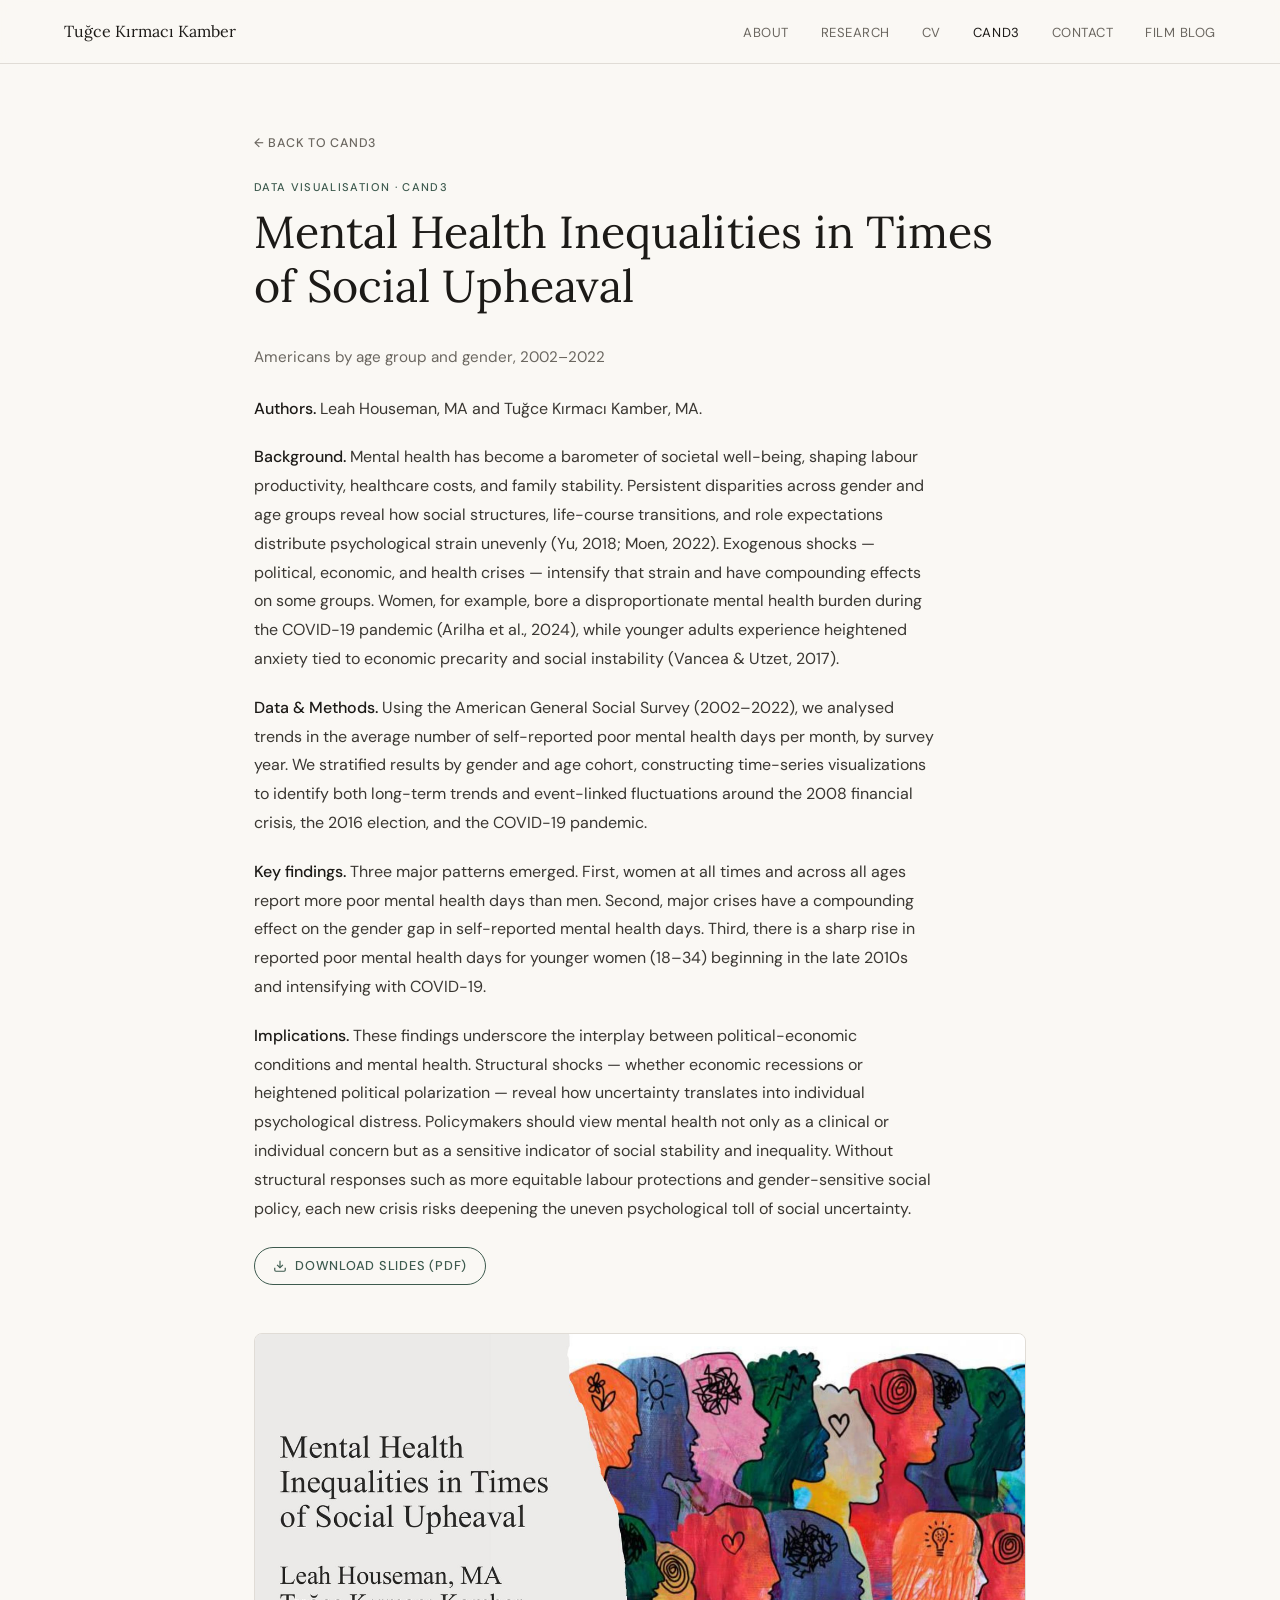
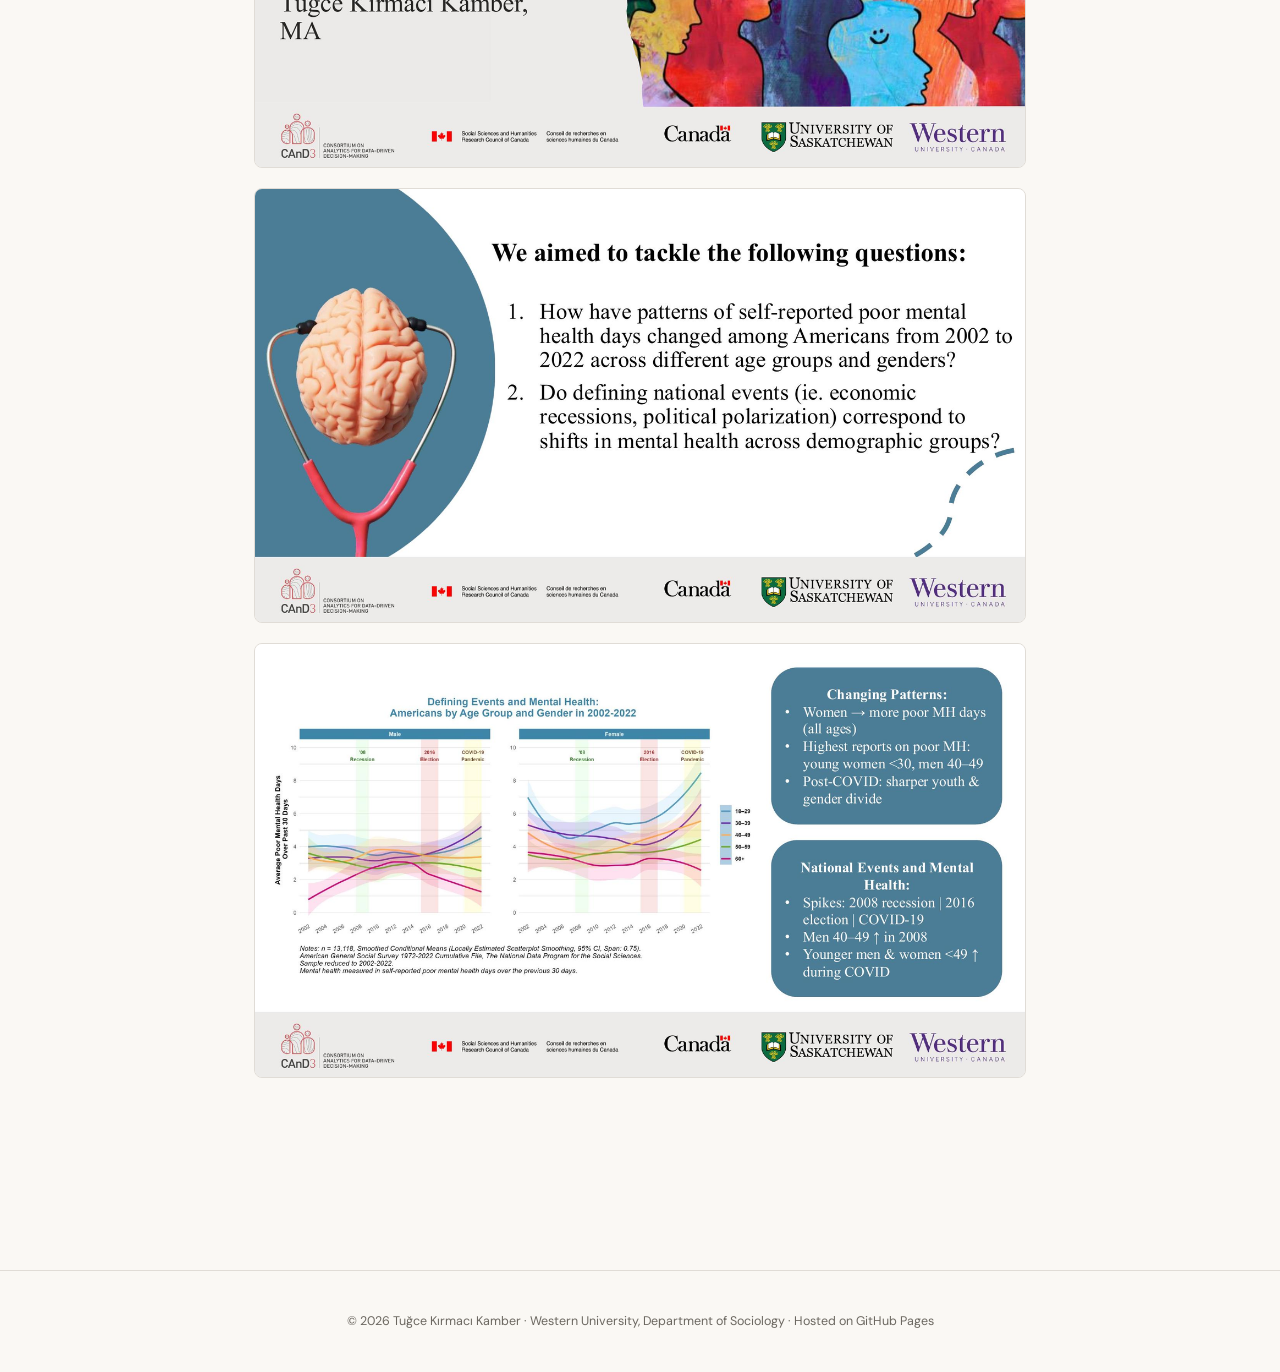
<file: mental-health.html>
<!DOCTYPE html>
<html lang="en">
<head>
  <meta charset="UTF-8" />
  <meta name="viewport" content="width=device-width, initial-scale=1.0" />
  <title>Mental Health Inequalities · Tuğce Kırmacı Kamber</title>
  <link rel="preconnect" href="https://fonts.googleapis.com" />
  <link rel="preconnect" href="https://fonts.gstatic.com" crossorigin />
  <link href="https://fonts.googleapis.com/css2?family=Lora:ital,wght@0,400;0,500;1,400&family=DM+Sans:wght@300;400;500&display=swap" rel="stylesheet" />
  <link rel="stylesheet" href="style.css" />
  <style>
    .back-link {
      display: inline-flex;
      align-items: center;
      gap: 0.4rem;
      font-size: 0.78rem;
      font-weight: 500;
      letter-spacing: 0.06em;
      text-transform: uppercase;
      color: var(--muted);
      text-decoration: none;
      margin-bottom: 1.5rem;
    }
    .back-link:hover { color: var(--accent); }

    .talk-meta { font-size: 0.95rem; color: var(--muted); margin-bottom: 1.5rem; }
    .talk-intro {
      font-size: 1rem;
      line-height: 1.8;
      color: #3a3732;
      margin-bottom: 1.5rem;
      max-width: 680px;
    }
    .talk-intro strong { color: var(--ink); font-weight: 500; }
    .talk-buttons { display: flex; flex-wrap: wrap; gap: 0.75rem; margin-bottom: 3rem; }

    .slides { display: flex; flex-direction: column; gap: 1.25rem; margin-bottom: 3rem; }
    .slide-img {
      display: block;
      width: 100%;
      height: auto;
      border-radius: 8px;
      border: 1px solid var(--border);
    }
  </style>
</head>
<body>

  <nav>
    <a class="nav-name" href="index.html">Tuğce Kırmacı Kamber</a>
    <ul class="nav-links">
      <li><a href="index.html">About</a></li>
      <li><a href="research.html">Research</a></li>
      <li><a href="cv.html">CV</a></li>
      <li><a href="cand3.html" class="active">CAnD3</a></li>
      <li><a href="contact.html">Contact</a></li>
      <li><a href="https://substack.com/@cinemasemicolon" target="_blank">Film Blog</a></li>
    </ul>
  </nav>

  <main class="page">
    <a class="back-link" href="cand3.html">← Back to CAnD3</a>

    <p class="section-label">Data Visualisation · CAnD3</p>
    <h1 class="page-title">Mental Health Inequalities in Times of Social Upheaval</h1>
    <p class="talk-meta">Americans by age group and gender, 2002–2022</p>

    <div class="talk-intro">
      <p style="margin-bottom: 1.25rem;">
        <strong>Authors.</strong> Leah Houseman, MA and Tuğce Kırmacı Kamber, MA.
      </p>
      <p style="margin-bottom: 1.25rem;">
        <strong>Background.</strong> Mental health has become a barometer of societal well-being, shaping labour productivity, healthcare costs, and family stability. Persistent disparities across gender and age groups reveal how social structures, life-course transitions, and role expectations distribute psychological strain unevenly (Yu, 2018; Moen, 2022). Exogenous shocks — political, economic, and health crises — intensify that strain and have compounding effects on some groups. Women, for example, bore a disproportionate mental health burden during the COVID-19 pandemic (Arilha et al., 2024), while younger adults experience heightened anxiety tied to economic precarity and social instability (Vancea &amp; Utzet, 2017).
      </p>
      <p style="margin-bottom: 1.25rem;">
        <strong>Data &amp; Methods.</strong> Using the American General Social Survey (2002–2022), we analysed trends in the average number of self-reported poor mental health days per month, by survey year. We stratified results by gender and age cohort, constructing time-series visualizations to identify both long-term trends and event-linked fluctuations around the 2008 financial crisis, the 2016 election, and the COVID-19 pandemic.
      </p>
      <p style="margin-bottom: 1.25rem;">
        <strong>Key findings.</strong> Three major patterns emerged. First, women at all times and across all ages report more poor mental health days than men. Second, major crises have a compounding effect on the gender gap in self-reported mental health days. Third, there is a sharp rise in reported poor mental health days for younger women (18–34) beginning in the late 2010s and intensifying with COVID-19.
      </p>
      <p>
        <strong>Implications.</strong> These findings underscore the interplay between political-economic conditions and mental health. Structural shocks — whether economic recessions or heightened political polarization — reveal how uncertainty translates into individual psychological distress. Policymakers should view mental health not only as a clinical or individual concern but as a sensitive indicator of social stability and inequality. Without structural responses such as more equitable labour protections and gender-sensitive social policy, each new crisis risks deepening the uneven psychological toll of social uncertainty.
      </p>
    </div>

    <div class="talk-buttons">
      <a class="btn" href="mental-health-slides.pdf" target="_blank">
        <svg width="14" height="14" viewBox="0 0 24 24" fill="none" stroke="currentColor" stroke-width="2"><path d="M21 15v4a2 2 0 01-2 2H5a2 2 0 01-2-2v-4"/><polyline points="7 10 12 15 17 10"/><line x1="12" y1="15" x2="12" y2="3"/></svg>
        Download Slides (PDF)
      </a>
    </div>

    <div class="slides">
      <img src="mental-health-slide-1.png" alt="Slide 1: Mental Health Inequalities in Times of Social Upheaval — title" class="slide-img" />
      <img src="mental-health-slide-2.png" alt="Slide 2: Research questions" class="slide-img" />
      <img src="mental-health-slide-3.png" alt="Slide 3: Findings and time-series visualization" class="slide-img" />
    </div>

  </main>

  <footer>
    <p>© 2026 Tuğce Kırmacı Kamber · Western University, Department of Sociology · Hosted on GitHub Pages</p>
  </footer>

</body>
</html>
</file>
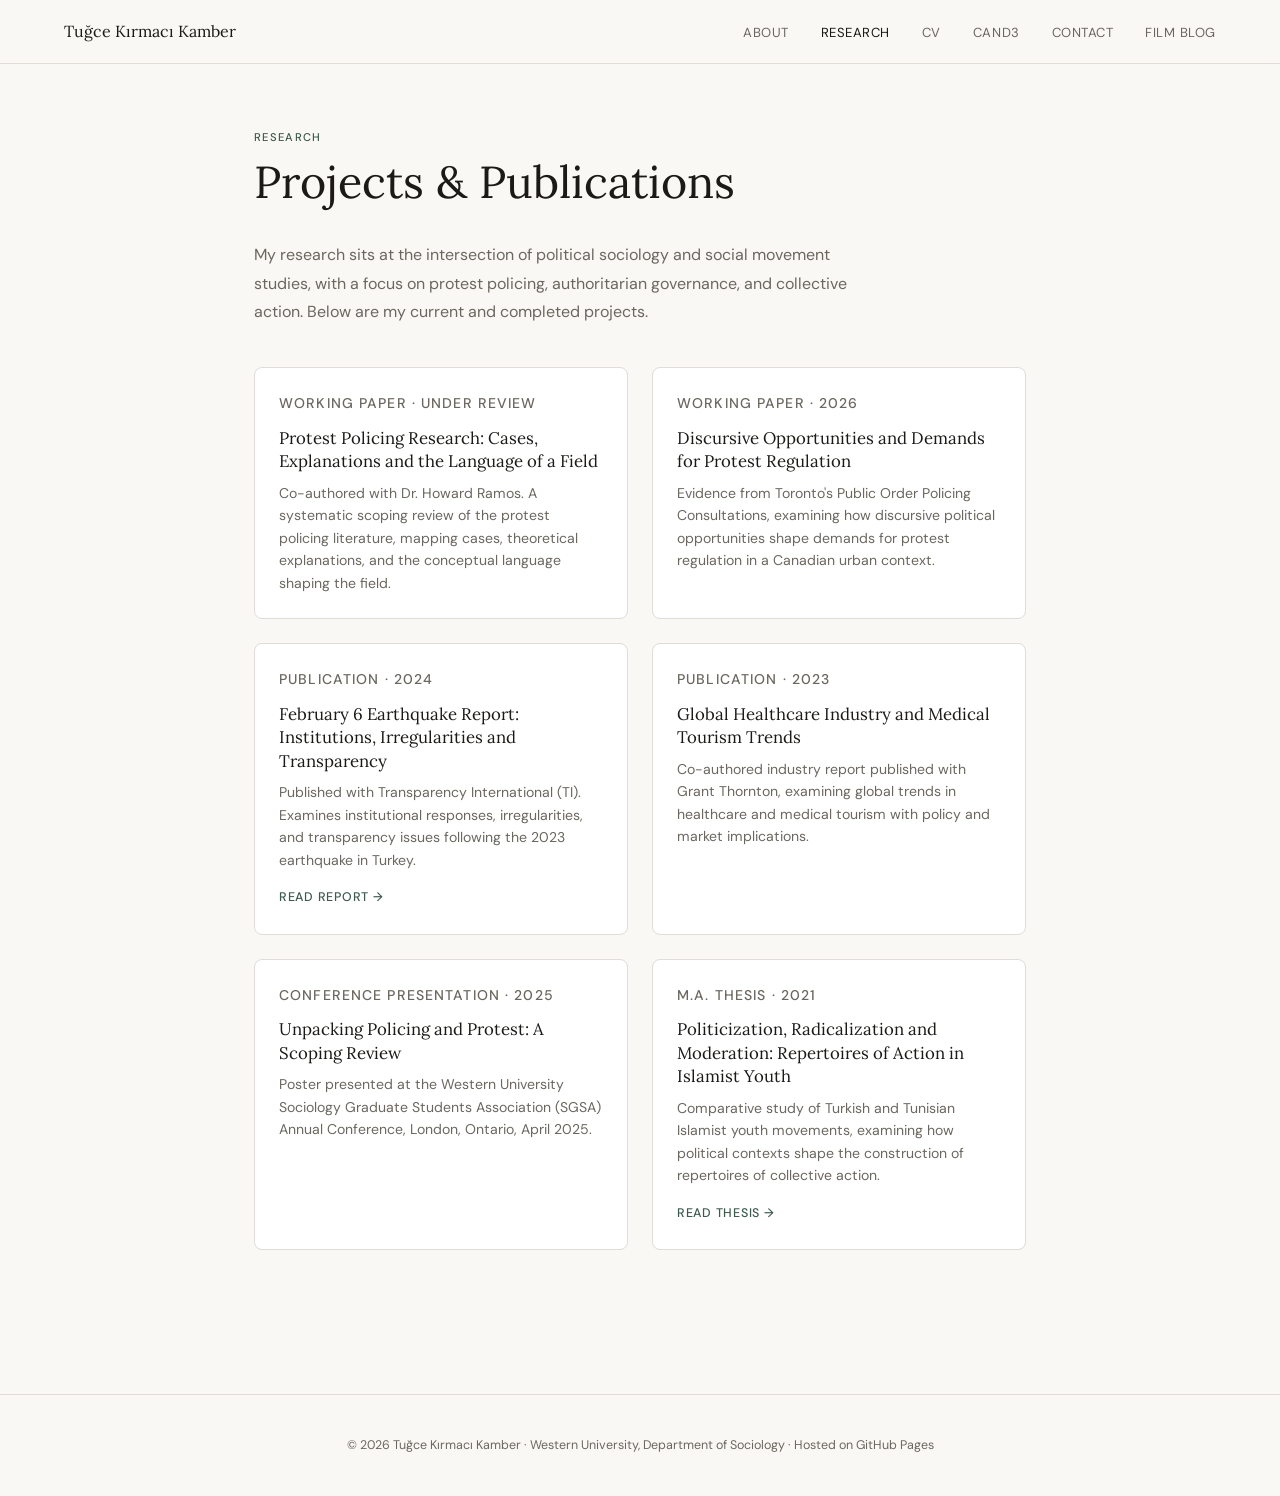
<file: research.html>
<!DOCTYPE html>
<html lang="en">
<head>
  <meta charset="UTF-8" />
  <meta name="viewport" content="width=device-width, initial-scale=1.0" />
  <title>Research · Tuğce Kırmacı Kamber</title>
  <link rel="preconnect" href="https://fonts.googleapis.com" />
  <link rel="preconnect" href="https://fonts.gstatic.com" crossorigin />
  <link href="https://fonts.googleapis.com/css2?family=Lora:ital,wght@0,400;0,500;1,400&family=DM+Sans:wght@300;400;500&display=swap" rel="stylesheet" />
  <link rel="stylesheet" href="style.css" />
  <style>
    .card-grid {
      display: grid;
      grid-template-columns: 1fr 1fr;
      gap: 1.5rem;
    }
    .page-intro {
      font-size: 1rem;
      color: var(--muted);
      line-height: 1.8;
      margin-bottom: 2.5rem;
      max-width: 620px;
    }
    @media (max-width: 680px) {
      .card-grid { grid-template-columns: 1fr; }
    }
  </style>
</head>
<body>

  <nav>
    <a class="nav-name" href="index.html">Tuğce Kırmacı Kamber</a>
    <ul class="nav-links">
      <li><a href="index.html">About</a></li>
      <li><a href="research.html" class="active">Research</a></li>
      <li><a href="cv.html">CV</a></li>
      <li><a href="cand3.html">CAnD3</a></li>
      <li><a href="contact.html">Contact</a></li>
      <li><a href="https://substack.com/@cinemasemicolon" target="_blank">Film Blog</a></li>
    </ul>
  </nav>

  <main class="page">
    <p class="section-label">Research</p>
    <h1 class="page-title">Projects &amp; Publications</h1>
    <p class="page-intro">
      My research sits at the intersection of political sociology and social movement studies, with a focus on protest policing, authoritarian governance, and collective action. Below are my current and completed projects.
    </p>

    <div class="card-grid">

      <div class="card">
        <p class="card-tag">Working Paper · Under Review</p>
        <h3>Protest Policing Research: Cases, Explanations and the Language of a Field</h3>
        <p>Co-authored with Dr. Howard Ramos. A systematic scoping review of the protest policing literature, mapping cases, theoretical explanations, and the conceptual language shaping the field.</p>
      </div>

      <div class="card">
        <p class="card-tag">Working Paper · 2026</p>
        <h3>Discursive Opportunities and Demands for Protest Regulation</h3>
        <p>Evidence from Toronto's Public Order Policing Consultations, examining how discursive political opportunities shape demands for protest regulation in a Canadian urban context.</p>
      </div>

      <div class="card">
        <p class="card-tag">Publication · 2024</p>
        <h3>February 6 Earthquake Report: Institutions, Irregularities and Transparency</h3>
        <p>Published with Transparency International (TI). Examines institutional responses, irregularities, and transparency issues following the 2023 earthquake in Turkey.</p>
        <a class="card-link" href="https://seffaflik.org/wp-content/uploads/2024/04/February-6-Earthquake-Report-Institutions-Irregularities-and-Transparency.pdf" target="_blank">Read report →</a>
      </div>

      <div class="card">
        <p class="card-tag">Publication · 2023</p>
        <h3>Global Healthcare Industry and Medical Tourism Trends</h3>
        <p>Co-authored industry report published with Grant Thornton, examining global trends in healthcare and medical tourism with policy and market implications.</p>
      </div>

      <div class="card">
        <p class="card-tag">Conference Presentation · 2025</p>
        <h3>Unpacking Policing and Protest: A Scoping Review</h3>
        <p>Poster presented at the Western University Sociology Graduate Students Association (SGSA) Annual Conference, London, Ontario, April 2025.</p>
      </div>

      <div class="card">
        <p class="card-tag">M.A. Thesis · 2021</p>
        <h3>Politicization, Radicalization and Moderation: Repertoires of Action in Islamist Youth</h3>
        <p>Comparative study of Turkish and Tunisian Islamist youth movements, examining how political contexts shape the construction of repertoires of collective action.</p>
        <a class="card-link" href="https://research.sabanciuniv.edu/id/eprint/42441/" target="_blank">Read thesis →</a>
      </div>

    </div>
  </main>

  <footer>
    <p>© 2026 Tuğce Kırmacı Kamber · Western University, Department of Sociology · Hosted on GitHub Pages</p>
  </footer>

</body>
</html>
</file>
<file: style.css>
*, *::before, *::after { box-sizing: border-box; margin: 0; padding: 0; }

:root {
  --cream: #faf8f4;
  --ink: #1c1a17;
  --muted: #6b6760;
  --border: #e0dcd6;
  --accent: #3d5a4e;
  --accent-light: #edf2ef;
  --nav-h: 64px;
}

html { scroll-behavior: smooth; }

body {
  font-family: 'DM Sans', sans-serif;
  background: var(--cream);
  color: var(--ink);
  font-size: 16px;
  line-height: 1.7;
}

/* NAV */
nav {
  position: fixed; top: 0; left: 0; right: 0;
  height: var(--nav-h);
  background: rgba(250,248,244,0.92);
  backdrop-filter: blur(8px);
  border-bottom: 1px solid var(--border);
  display: flex; align-items: center; justify-content: space-between;
  padding: 0 5vw;
  z-index: 100;
}

.nav-name {
  font-family: 'Lora', serif;
  font-size: 1rem;
  font-weight: 400;
  text-decoration: none;
  color: var(--ink);
}

.nav-links {
  display: flex; gap: 2rem; list-style: none;
}

.nav-links a {
  font-size: 0.82rem;
  font-weight: 400;
  color: var(--muted);
  text-decoration: none;
  letter-spacing: 0.04em;
  text-transform: uppercase;
  transition: color 0.2s;
}

.nav-links a:hover, .nav-links a.active { color: var(--ink); }

/* PAGE WRAPPER */
.page {
  padding-top: calc(var(--nav-h) + 64px);
  padding-bottom: 80px;
  max-width: 900px;
  margin: 0 auto;
  padding-left: 5vw;
  padding-right: 5vw;
}

/* SECTION LABELS & HEADINGS */
.section-label {
  font-size: 0.7rem;
  font-weight: 500;
  letter-spacing: 0.12em;
  text-transform: uppercase;
  color: var(--accent);
  margin-bottom: 0.5rem;
}

h1.page-title {
  font-family: 'Lora', serif;
  font-size: clamp(2rem, 5vw, 2.8rem);
  font-weight: 400;
  line-height: 1.2;
  margin-bottom: 2rem;
}

h2 {
  font-family: 'Lora', serif;
  font-size: 1.8rem;
  font-weight: 400;
  margin-bottom: 2rem;
}

/* TAGS */
.hero-tag {
  font-size: 0.75rem;
  font-weight: 500;
  letter-spacing: 0.1em;
  text-transform: uppercase;
  color: var(--accent);
  background: var(--accent-light);
  display: inline-block;
  padding: 4px 12px;
  border-radius: 100px;
  margin-bottom: 1.5rem;
}

.interest-tag {
  font-size: 0.78rem;
  color: var(--muted);
  border: 1px solid var(--border);
  padding: 4px 14px;
  border-radius: 100px;
}

/* BUTTONS */
.btn {
  display: inline-flex; align-items: center; gap: 0.5rem;
  font-size: 0.8rem;
  font-weight: 500;
  letter-spacing: 0.06em;
  text-transform: uppercase;
  text-decoration: none;
  color: var(--accent);
  border: 1px solid var(--accent);
  padding: 7px 18px;
  border-radius: 100px;
  transition: background 0.2s, color 0.2s;
}

.btn:hover { background: var(--accent); color: #fff; }

/* CARDS */
.card {
  background: #fff;
  border: 1px solid var(--border);
  border-radius: 8px;
  padding: 1.5rem;
  transition: border-color 0.2s, transform 0.2s;
}

.card:hover { border-color: var(--accent); transform: translateY(-2px); }

.card-tag {
  font-size: 0.7rem;
  font-weight: 500;
  letter-spacing: 0.08em;
  text-transform: uppercase;
  color: var(--accent);
  margin-bottom: 0.75rem;
}

.card h3 {
  font-family: 'Lora', serif;
  font-size: 1.05rem;
  font-weight: 400;
  margin-bottom: 0.5rem;
  line-height: 1.4;
}

.card p { font-size: 0.88rem; color: var(--muted); line-height: 1.6; }

.card-link {
  display: inline-block;
  margin-top: 1rem;
  font-size: 0.78rem;
  font-weight: 500;
  text-transform: uppercase;
  letter-spacing: 0.06em;
  color: var(--accent);
  text-decoration: none;
}

.card-link:hover { text-decoration: underline; }

/* IMAGES — use .card-image on any <img> inside a card */
.card-image {
  display: block;        /* removes inline gap below image */
  width: 100%;           /* fills the card width exactly */
  height: auto;          /* preserves original proportions */
  border-radius: 6px;    /* slightly rounded corners */
  border: 1px solid var(--border);
  margin: 1rem 0 1.25rem;
}

/* FOOTER */
footer {
  text-align: center;
  padding: 2.5rem 5vw;
  border-top: 1px solid var(--border);
  font-size: 0.78rem;
  color: var(--muted);
  margin-top: 4rem;
}

/* RESPONSIVE */
@media (max-width: 680px) {
  .nav-links { gap: 1rem; }
  .nav-links a { font-size: 0.72rem; }
}
</file>
